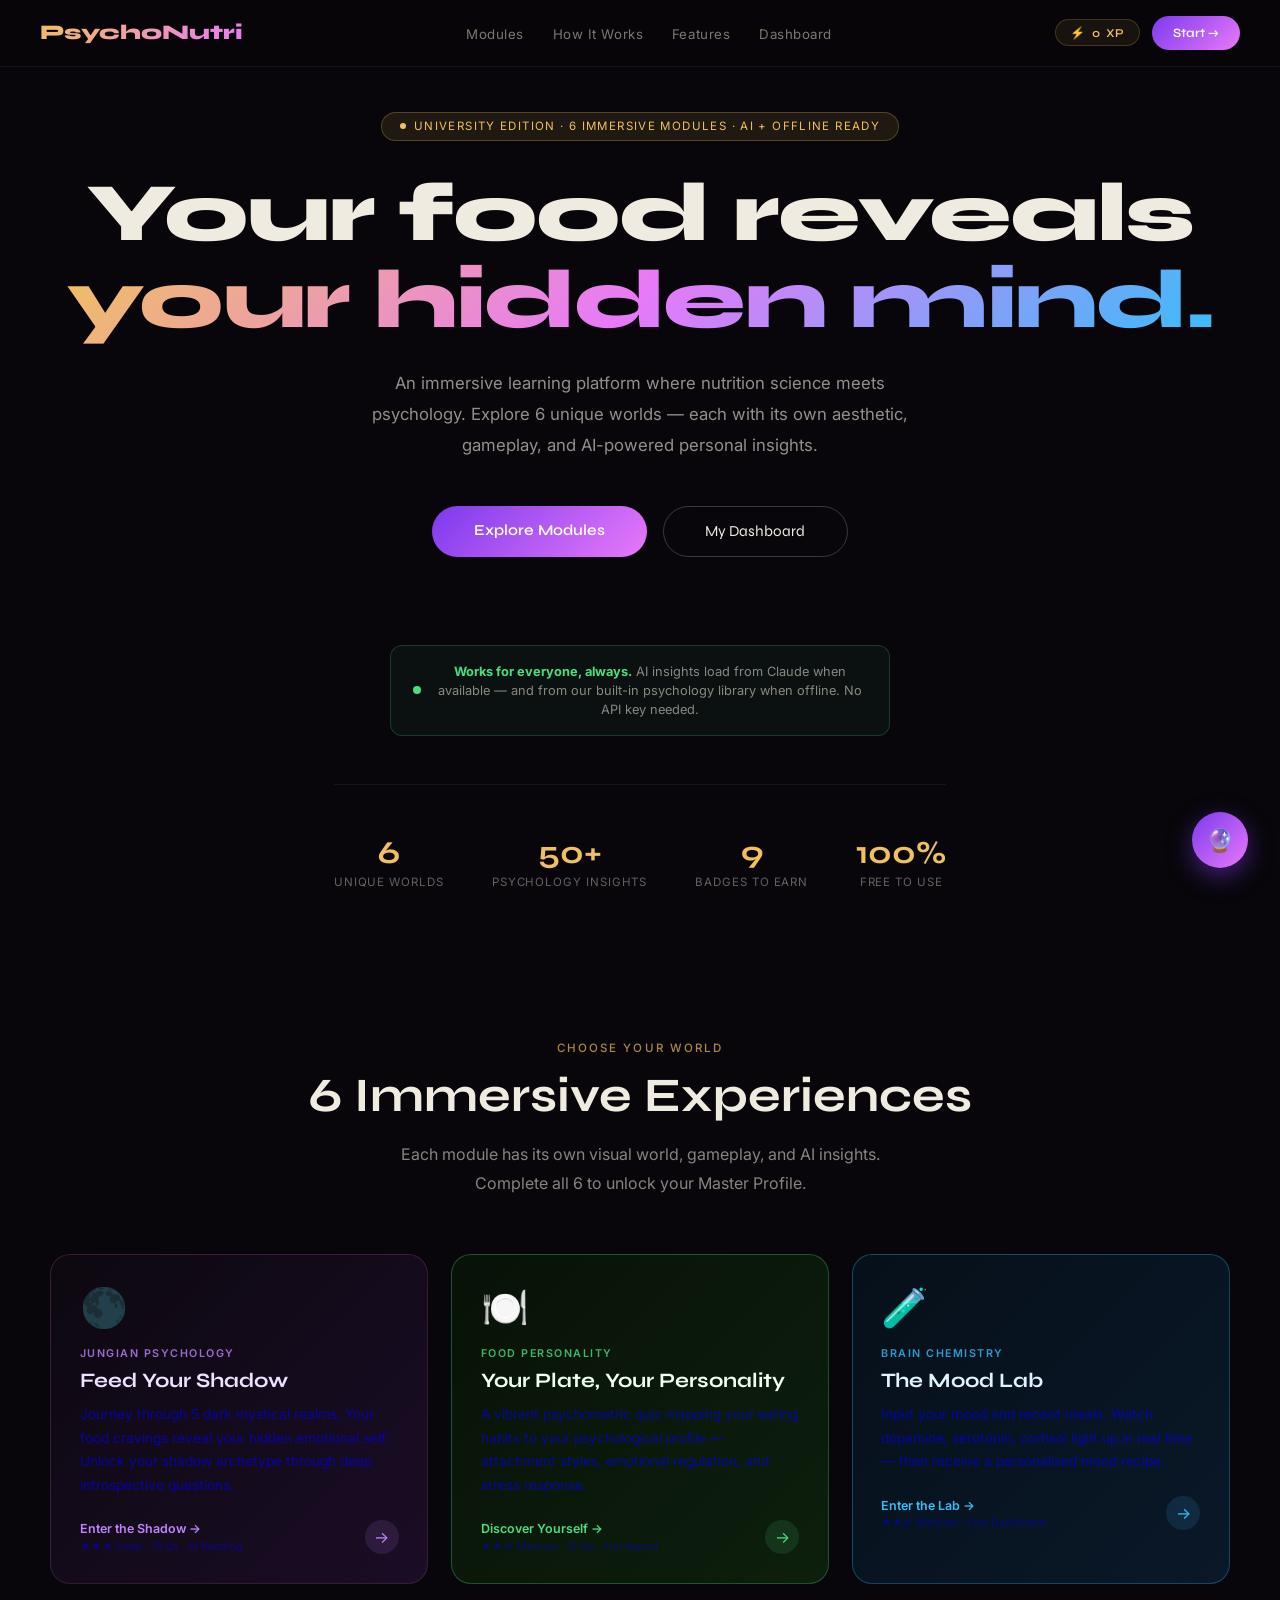
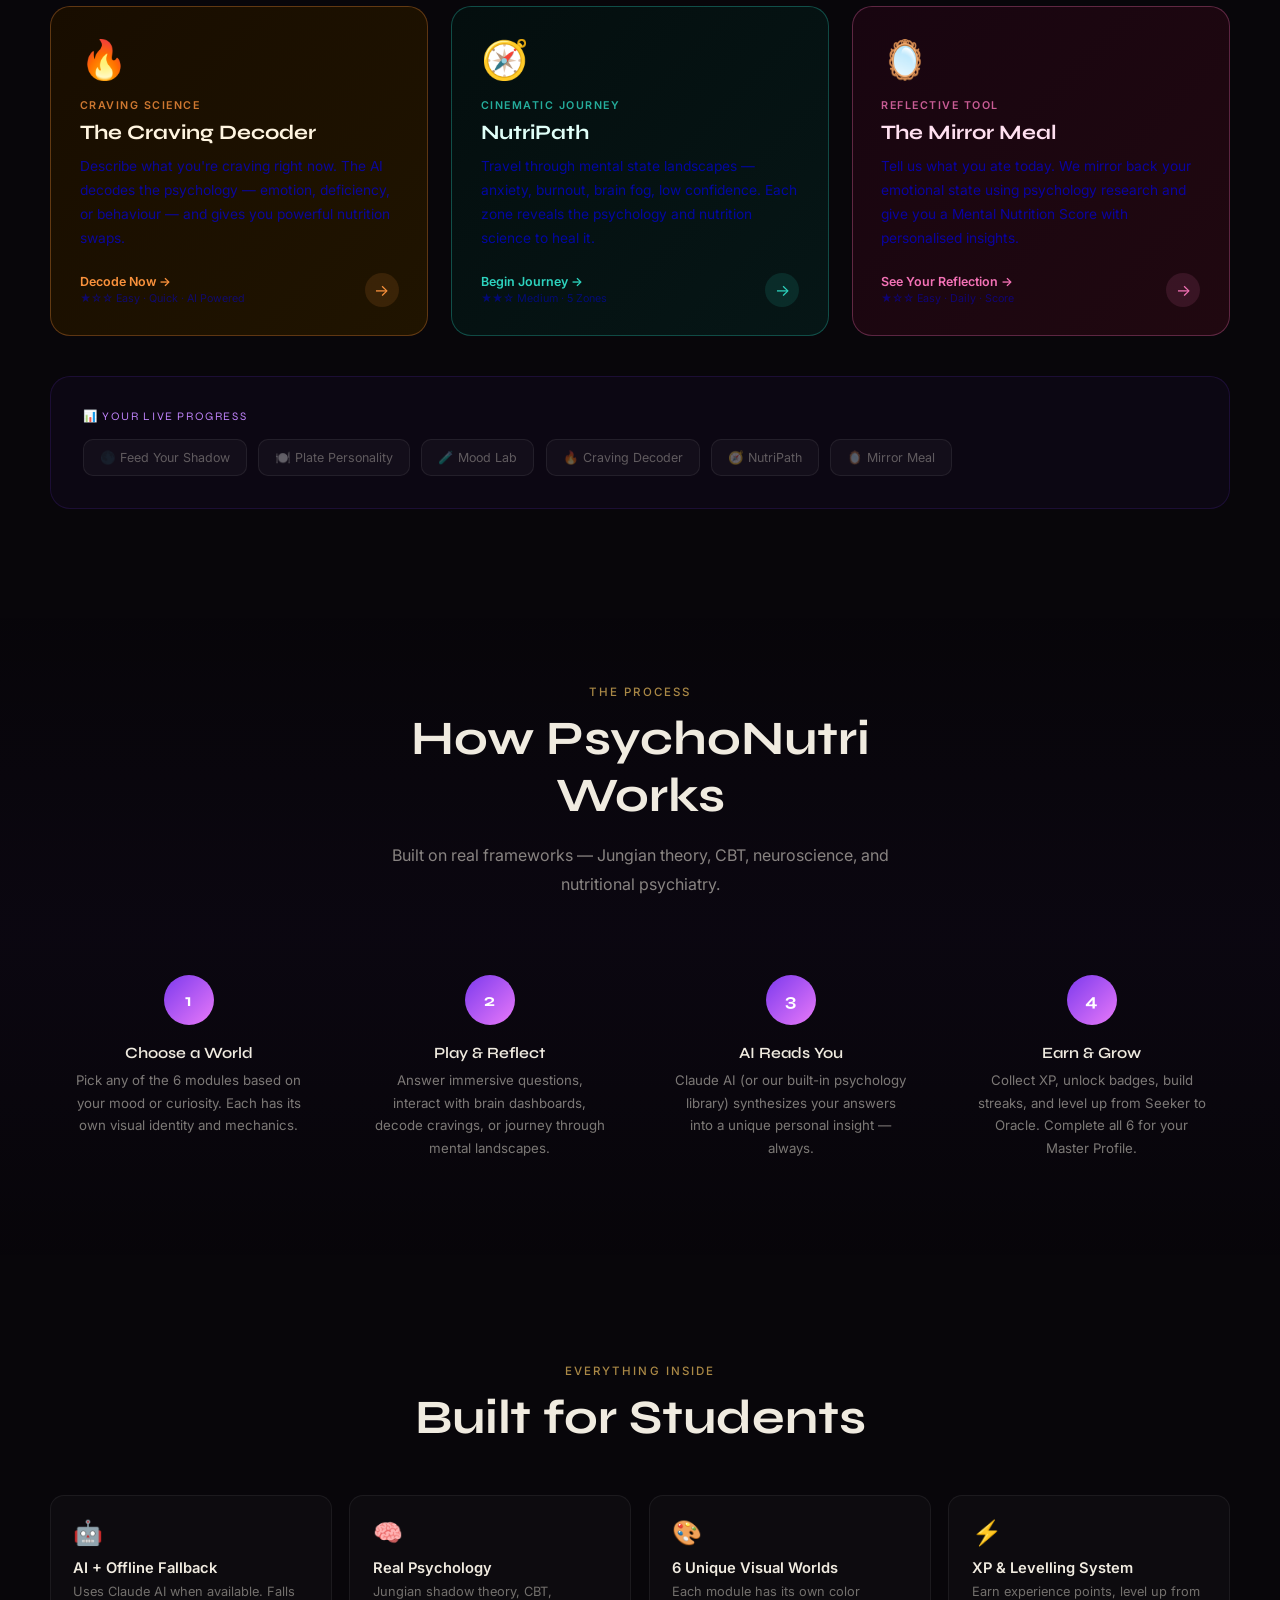
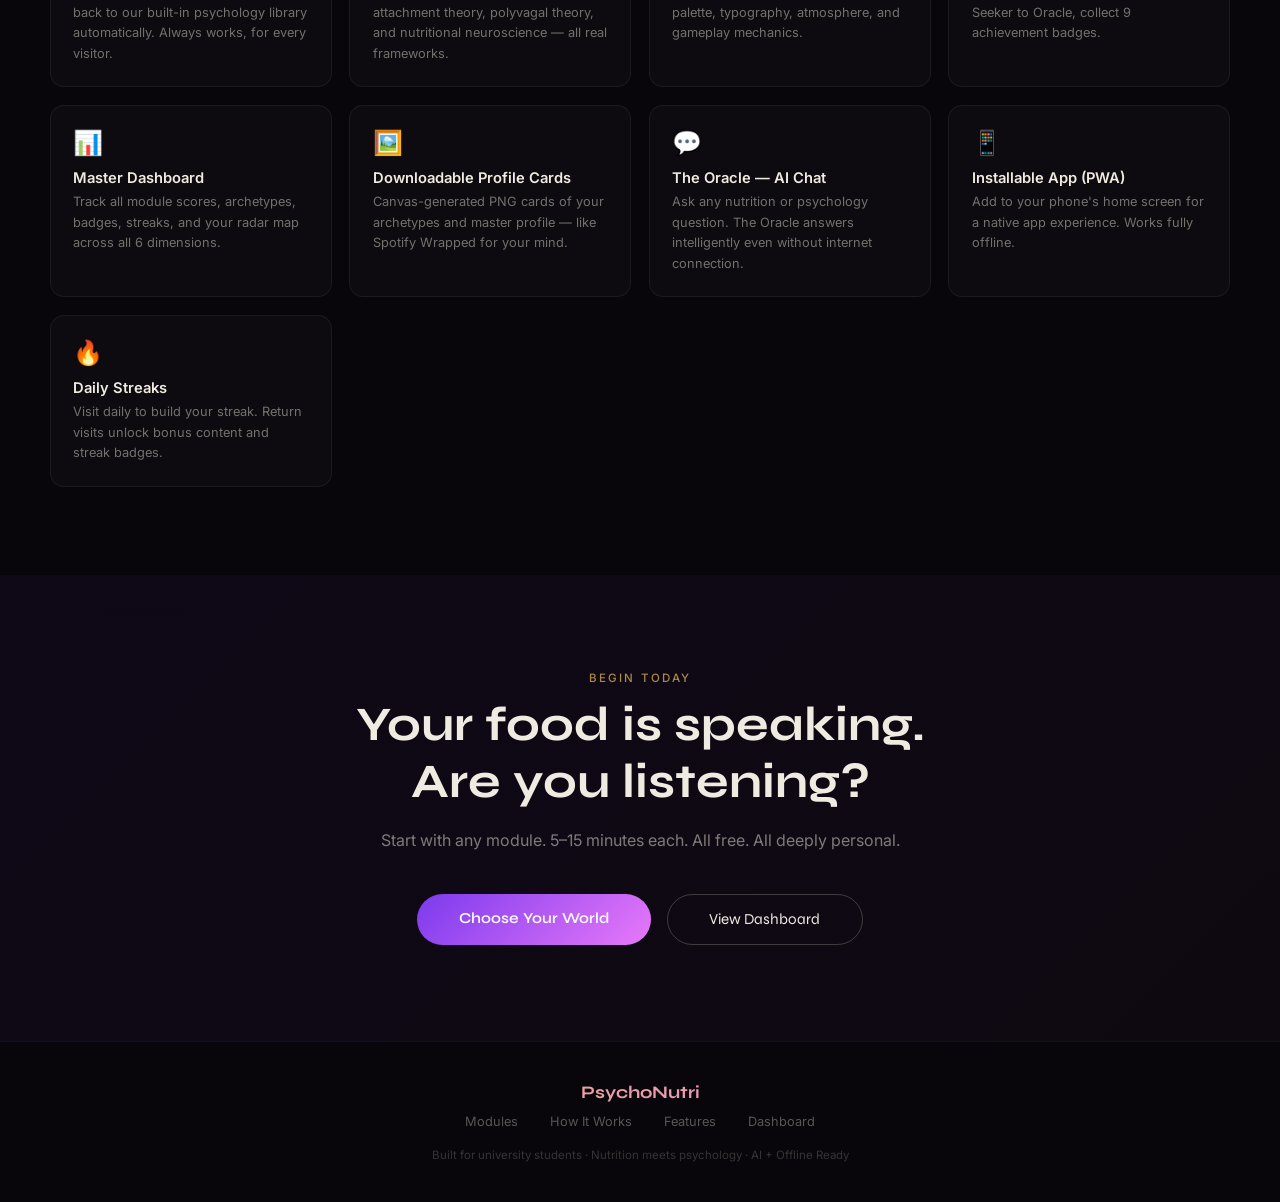
<file: index.html>
<!DOCTYPE html>
<html lang="en">
<head>
<meta charset="UTF-8">
<meta name="viewport" content="width=device-width, initial-scale=1.0">
<meta name="description" content="PsychoNutri — Where nutrition science meets psychology. 6 immersive modules for university students.">
<title>PsychoNutri — Where Mind Meets Meal</title>
<link rel="manifest" href="manifest.json">
<link href="https://fonts.googleapis.com/css2?family=Syne:wght@400;600;700;800&family=Inter:wght@300;400;500;600&family=Crimson+Text:ital,wght@0,400;1,400&display=swap" rel="stylesheet">
<style>
*{box-sizing:border-box;margin:0;padding:0;scroll-behavior:smooth}
body{background:#08060a;color:#f0ebe0;font-family:'Inter',sans-serif;overflow-x:hidden}
#particles{position:fixed;inset:0;z-index:0;pointer-events:none;overflow:hidden}
.pt{position:absolute;border-radius:50%;animation:ptFloat linear infinite;opacity:0}
@keyframes ptFloat{0%{transform:translateY(100vh);opacity:0}10%{opacity:var(--op)}90%{opacity:calc(var(--op)*0.4)}100%{transform:translateY(-5vh) translateX(var(--dx));opacity:0}}
nav{position:fixed;top:0;left:0;right:0;z-index:100;padding:1rem 2.5rem;display:flex;align-items:center;justify-content:space-between;gap:1rem;background:rgba(8,6,10,0.88);backdrop-filter:blur(24px);border-bottom:1px solid rgba(255,255,255,0.05)}
.logo{font-family:'Syne',sans-serif;font-size:1.3rem;font-weight:800;background:linear-gradient(135deg,#f0c060,#e879f9);-webkit-background-clip:text;-webkit-text-fill-color:transparent;text-decoration:none}
.nav-links{display:flex;gap:1.8rem;list-style:none}
.nav-links a{color:rgba(240,235,224,0.5);font-size:0.83rem;letter-spacing:0.04em;transition:color 0.3s;text-decoration:none}
.nav-links a:hover{color:#f0c060}
.xp-pill{display:flex;align-items:center;gap:0.4rem;background:rgba(240,192,96,0.08);border:1px solid rgba(240,192,96,0.2);color:#f0c060;padding:0.35rem 0.9rem;border-radius:50px;font-size:0.75rem;font-weight:600;font-family:'Syne',sans-serif}
.nav-cta{background:linear-gradient(135deg,#7c3aed,#e879f9);color:white;padding:0.55rem 1.3rem;border-radius:50px;font-size:0.8rem;font-weight:600;cursor:pointer;transition:all 0.3s;border:none;font-family:'Syne',sans-serif;text-decoration:none}
.nav-cta:hover{transform:translateY(-2px);box-shadow:0 8px 20px rgba(124,58,237,0.4)}
/* HERO */
#hero{min-height:100vh;display:flex;flex-direction:column;align-items:center;justify-content:center;text-align:center;padding:7rem 2rem 4rem;position:relative;z-index:1}
.hero-badge{display:inline-flex;align-items:center;gap:0.5rem;background:rgba(240,192,96,0.1);border:1px solid rgba(240,192,96,0.25);color:#f0c060;padding:0.4rem 1.1rem;border-radius:50px;font-size:0.72rem;letter-spacing:0.12em;text-transform:uppercase;margin-bottom:1.8rem}
.hero-badge span{width:6px;height:6px;background:#f0c060;border-radius:50%;animation:blink 1.5s ease infinite}
@keyframes blink{0%,100%{opacity:1}50%{opacity:0.2}}
.hero-title{font-family:'Syne',sans-serif;font-size:clamp(2.6rem,7vw,5.2rem);font-weight:800;line-height:1.05;margin-bottom:1.5rem;letter-spacing:-0.02em}
.t1{color:#f0ebe0}
.t2{background:linear-gradient(135deg,#f0c060,#e879f9,#38bdf8);-webkit-background-clip:text;-webkit-text-fill-color:transparent;background-clip:text}
.hero-sub{max-width:540px;font-size:1.05rem;line-height:1.85;color:rgba(240,235,224,0.6);margin-bottom:2.8rem}
.hero-btns{display:flex;gap:1rem;flex-wrap:wrap;justify-content:center;margin-bottom:4rem}
.btn-primary{background:linear-gradient(135deg,#7c3aed,#e879f9);color:white;border:none;padding:0.95rem 2.6rem;border-radius:50px;font-size:0.95rem;cursor:pointer;font-family:'Syne',sans-serif;font-weight:600;transition:all 0.3s;text-decoration:none;display:inline-block}
.btn-primary:hover{transform:translateY(-3px);box-shadow:0 12px 30px rgba(124,58,237,0.4)}
.btn-outline{background:transparent;color:#f0ebe0;border:1px solid rgba(240,235,224,0.22);padding:0.95rem 2.6rem;border-radius:50px;font-size:0.95rem;cursor:pointer;font-family:'Syne',sans-serif;transition:all 0.3s;text-decoration:none;display:inline-block}
.btn-outline:hover{border-color:rgba(240,235,224,0.5);background:rgba(240,235,224,0.04)}
.stats-bar{display:flex;gap:3rem;justify-content:center;flex-wrap:wrap;padding-top:3rem;border-top:1px solid rgba(255,255,255,0.06)}
.stat-num{font-family:'Syne',sans-serif;font-size:2rem;font-weight:700;color:#f0c060}
.stat-lbl{font-size:0.72rem;color:rgba(240,235,224,0.4);letter-spacing:0.08em;text-transform:uppercase;margin-top:0.2rem}
/* SECTIONS */
.section{padding:5.5rem 2rem;position:relative;z-index:1}
.section-inner{max-width:1180px;margin:0 auto}
.section-label{font-size:0.72rem;letter-spacing:0.18em;text-transform:uppercase;color:rgba(240,192,96,0.7);margin-bottom:0.7rem;font-weight:500;display:block}
.section-title{font-family:'Syne',sans-serif;font-size:clamp(1.8rem,4vw,3rem);font-weight:700;line-height:1.2;margin-bottom:1rem}
.section-sub{font-size:1rem;color:rgba(240,235,224,0.55);line-height:1.8;max-width:540px}
/* MODULE CARDS */
.modules-grid{display:grid;grid-template-columns:repeat(auto-fit,minmax(330px,1fr));gap:1.4rem}
.mcard{border-radius:20px;padding:1.8rem;cursor:pointer;transition:all 0.4s;position:relative;overflow:hidden;text-decoration:none;display:block;border:1px solid transparent}
.mcard:hover{transform:translateY(-6px)}
.mcard-icon{font-size:2.4rem;margin-bottom:1rem;display:block}
.mcard-tag{font-size:0.67rem;letter-spacing:0.14em;text-transform:uppercase;font-weight:600;margin-bottom:0.5rem;opacity:0.8}
.mcard-title{font-family:'Syne',sans-serif;font-size:1.28rem;font-weight:700;margin-bottom:0.55rem;line-height:1.3}
.mcard-desc{font-size:0.86rem;line-height:1.72;opacity:0.65;margin-bottom:1.4rem}
.mcard-footer{display:flex;align-items:center;justify-content:space-between}
.mcard-cta{font-size:0.78rem;font-weight:600}
.mcard-diff{font-size:0.67rem;opacity:0.45;margin-top:0.2rem}
.mcard-arrow{width:34px;height:34px;border-radius:50%;display:flex;align-items:center;justify-content:center;font-size:1rem;transition:transform 0.3s}
.mcard:hover .mcard-arrow{transform:translateX(4px)}
.m-shadow{background:linear-gradient(135deg,#0d0810,#1a0d26);border-color:rgba(139,74,110,0.3)}.m-shadow .mcard-tag,.m-shadow .mcard-cta{color:#c084fc}.m-shadow .mcard-title{color:#f0e0ff}.m-shadow .mcard-arrow{background:rgba(192,132,252,0.12);color:#c084fc}
.m-plate{background:linear-gradient(135deg,#081208,#0d1f0d);border-color:rgba(74,222,128,0.3)}.m-plate .mcard-tag,.m-plate .mcard-cta{color:#4ade80}.m-plate .mcard-title{color:#f0fff0}.m-plate .mcard-arrow{background:rgba(74,222,128,0.12);color:#4ade80}
.m-mood{background:linear-gradient(135deg,#06101a,#0a1828);border-color:rgba(56,189,248,0.3)}.m-mood .mcard-tag,.m-mood .mcard-cta{color:#38bdf8}.m-mood .mcard-title{color:#e0f4ff}.m-mood .mcard-arrow{background:rgba(56,189,248,0.12);color:#38bdf8}
.m-craving{background:linear-gradient(135deg,#180d00,#201400);border-color:rgba(251,146,60,0.3)}.m-craving .mcard-tag,.m-craving .mcard-cta{color:#fb923c}.m-craving .mcard-title{color:#fff5e0}.m-craving .mcard-arrow{background:rgba(251,146,60,0.12);color:#fb923c}
.m-path{background:linear-gradient(135deg,#040e0e,#061616);border-color:rgba(45,212,191,0.3)}.m-path .mcard-tag,.m-path .mcard-cta{color:#2dd4bf}.m-path .mcard-title{color:#e0fff8}.m-path .mcard-arrow{background:rgba(45,212,191,0.12);color:#2dd4bf}
.m-mirror{background:linear-gradient(135deg,#180510,#200810);border-color:rgba(244,114,182,0.3)}.m-mirror .mcard-tag,.m-mirror .mcard-cta{color:#f472b6}.m-mirror .mcard-title{color:#ffe0f0}.m-mirror .mcard-arrow{background:rgba(244,114,182,0.12);color:#f472b6}
/* PROGRESS PREVIEW */
.progress-preview{background:rgba(124,58,237,0.04);border:1px solid rgba(124,58,237,0.15);border-radius:20px;padding:2rem;margin-top:2.5rem}
.pp-title{font-family:'Syne',sans-serif;font-size:0.72rem;letter-spacing:0.14em;text-transform:uppercase;color:#c084fc;margin-bottom:1rem}
.pp-modules{display:flex;gap:0.7rem;flex-wrap:wrap}
.pp-mod{background:rgba(255,255,255,0.03);border:1px solid rgba(255,255,255,0.07);border-radius:10px;padding:0.6rem 1rem;font-size:0.78rem;display:flex;align-items:center;gap:0.4rem;transition:all 0.3s}
.pp-mod.done{border-color:rgba(240,192,96,0.3);color:#f0c060}
.pp-mod.pending{color:rgba(240,235,224,0.35)}
/* HOW */
.how-grid{display:grid;grid-template-columns:repeat(auto-fit,minmax(200px,1fr));gap:1.5rem;margin-top:3rem}
.how-step{text-align:center;padding:1.8rem 1.4rem}
.how-num{width:50px;height:50px;border-radius:50%;background:linear-gradient(135deg,#7c3aed,#e879f9);display:flex;align-items:center;justify-content:center;font-family:'Syne',sans-serif;font-weight:700;font-size:1.1rem;margin:0 auto 1.1rem;color:white}
.how-title{font-family:'Syne',sans-serif;font-size:0.98rem;font-weight:600;margin-bottom:0.45rem}
.how-desc{font-size:0.83rem;color:rgba(240,235,224,0.5);line-height:1.7}
/* FEATURES */
.feat-grid{display:grid;grid-template-columns:repeat(auto-fit,minmax(250px,1fr));gap:1.1rem;margin-top:3rem}
.feat{background:rgba(255,255,255,0.025);border:1px solid rgba(255,255,255,0.06);border-radius:14px;padding:1.4rem;transition:all 0.3s}
.feat:hover{background:rgba(255,255,255,0.04);border-color:rgba(240,192,96,0.18)}
.feat-icon{font-size:1.5rem;margin-bottom:0.7rem}
.feat-title{font-size:0.92rem;font-weight:600;margin-bottom:0.35rem}
.feat-desc{font-size:0.8rem;color:rgba(240,235,224,0.45);line-height:1.6}
/* FALLBACK BADGE */
.fallback-banner{background:rgba(74,222,128,0.05);border:1px solid rgba(74,222,128,0.2);border-radius:12px;padding:1rem 1.4rem;display:flex;align-items:center;gap:0.8rem;margin-top:1.5rem;max-width:500px;margin-left:auto;margin-right:auto}
.fallback-dot{width:8px;height:8px;border-radius:50%;background:#4ade80;flex-shrink:0;animation:blink 2s ease infinite}
.fallback-text{font-size:0.8rem;color:rgba(240,235,224,0.55);line-height:1.5}
.fallback-text strong{color:#4ade80}
/* CTA */
#cta{text-align:center;padding:6rem 2rem;background:linear-gradient(135deg,rgba(124,58,237,0.06),rgba(232,121,249,0.03));position:relative;z-index:1}
.cta-title{font-family:'Syne',sans-serif;font-size:clamp(1.8rem,4vw,3rem);font-weight:700;margin-bottom:1rem}
/* FOOTER */
footer{padding:2.5rem 2rem;border-top:1px solid rgba(255,255,255,0.05);text-align:center;position:relative;z-index:1}
.footer-logo{font-family:'Syne',sans-serif;font-size:1.1rem;font-weight:700;background:linear-gradient(135deg,#f0c060,#e879f9);-webkit-background-clip:text;-webkit-text-fill-color:transparent;margin-bottom:0.7rem}
.footer-links{display:flex;gap:2rem;justify-content:center;flex-wrap:wrap;margin-bottom:1.2rem}
.footer-links a{color:rgba(240,235,224,0.35);font-size:0.8rem;transition:color 0.3s;text-decoration:none}
.footer-links a:hover{color:#f0c060}
.footer-copy{font-size:0.72rem;color:rgba(240,235,224,0.2)}
/* REVEAL */
.reveal{opacity:0;transform:translateY(28px);transition:opacity 0.7s ease,transform 0.7s ease}
.reveal.visible{opacity:1;transform:none}
/* ORACLE */
.oracle-fab{position:fixed;bottom:2rem;right:2rem;z-index:500;width:56px;height:56px;border-radius:50%;background:linear-gradient(135deg,#7c3aed,#e879f9);border:none;cursor:pointer;font-size:1.4rem;box-shadow:0 8px 25px rgba(124,58,237,0.5);transition:all 0.3s;display:flex;align-items:center;justify-content:center}
.oracle-fab:hover{transform:scale(1.1) translateY(-2px)}
.oracle-panel{position:fixed;bottom:5.5rem;right:2rem;z-index:500;width:340px;max-height:460px;background:#12101a;border:1px solid rgba(124,58,237,0.3);border-radius:20px;display:none;flex-direction:column;box-shadow:0 20px 60px rgba(0,0,0,0.6);overflow:hidden}
.oracle-panel.open{display:flex}
.oracle-header{padding:1rem 1.2rem;background:linear-gradient(135deg,rgba(124,58,237,0.15),rgba(232,121,249,0.08));border-bottom:1px solid rgba(255,255,255,0.06);display:flex;align-items:center;justify-content:space-between}
.oracle-header-title{font-family:'Syne',sans-serif;font-size:0.88rem;font-weight:600;color:#c084fc}
.oracle-close{color:rgba(240,235,224,0.4);cursor:pointer;font-size:1.1rem;transition:color 0.2s;background:none;border:none;color:rgba(240,235,224,0.4)}
.oracle-close:hover{color:#f0ebe0}
.oracle-msgs{flex:1;overflow-y:auto;padding:1rem;display:flex;flex-direction:column;gap:0.8rem}
.oracle-msg{max-width:85%;padding:0.75rem 1rem;border-radius:12px;font-size:0.88rem;line-height:1.65}
.oracle-msg.user{background:rgba(124,58,237,0.15);border:1px solid rgba(124,58,237,0.25);color:#e0d0ff;align-self:flex-end;border-radius:12px 12px 2px 12px}
.oracle-msg.ai{background:rgba(255,255,255,0.04);border:1px solid rgba(255,255,255,0.08);color:#f0ebe0;align-self:flex-start;border-radius:12px 12px 12px 2px;font-style:italic}
.oracle-input-row{padding:0.8rem;border-top:1px solid rgba(255,255,255,0.06);display:flex;gap:0.5rem}
.oracle-input{flex:1;background:rgba(255,255,255,0.04);border:1px solid rgba(255,255,255,0.1);color:#f0ebe0;padding:0.6rem 0.9rem;border-radius:20px;font-family:'Inter',sans-serif;font-size:0.85rem;outline:none}
.oracle-input:focus{border-color:rgba(124,58,237,0.4)}
.oracle-send{background:linear-gradient(135deg,#7c3aed,#e879f9);border:none;color:white;width:34px;height:34px;border-radius:50%;cursor:pointer;font-size:0.9rem;transition:transform 0.2s;display:flex;align-items:center;justify-content:center}
.oracle-send:hover{transform:scale(1.1)}
.spin{animation:pulse 1.5s ease infinite;display:inline-block}
@keyframes pulse{0%,100%{opacity:.3}50%{opacity:1}}
@media(max-width:768px){nav{padding:0.9rem 1.2rem}.nav-links{display:none}.modules-grid{grid-template-columns:1fr}.oracle-panel{width:calc(100vw - 2rem);right:1rem}}
</style>
</head>
<body>
<div id="particles"></div>

<nav>
  <a href="index.html" class="logo">PsychoNutri</a>
  <ul class="nav-links">
    <li><a href="#modules">Modules</a></li>
    <li><a href="#how">How It Works</a></li>
    <li><a href="#features">Features</a></li>
    <li><a href="pages/dashboard.html">Dashboard</a></li>
  </ul>
  <div style="display:flex;align-items:center;gap:0.8rem">
    <div class="xp-pill">⚡ <span id="nav-xp">0</span> XP</div>
    <a href="#modules" class="nav-cta">Start →</a>
  </div>
</nav>

<section id="hero">
  <div class="hero-badge reveal"><span></span> University Edition · 6 Immersive Modules · AI + Offline Ready</div>
  <h1 class="hero-title reveal">
    <div class="t1">Your food reveals</div>
    <div class="t2">your hidden mind.</div>
  </h1>
  <p class="hero-sub reveal">An immersive learning platform where nutrition science meets psychology. Explore 6 unique worlds — each with its own aesthetic, gameplay, and AI-powered personal insights.</p>
  <div class="hero-btns reveal">
    <a href="#modules" class="btn-primary">Explore Modules</a>
    <a href="pages/dashboard.html" class="btn-outline">My Dashboard</a>
  </div>
  <div class="fallback-banner reveal">
    <div class="fallback-dot"></div>
    <div class="fallback-text"><strong>Works for everyone, always.</strong> AI insights load from Claude when available — and from our built-in psychology library when offline. No API key needed.</div>
  </div>
  <div class="stats-bar reveal" style="margin-top:3rem">
    <div class="stat"><div class="stat-num">6</div><div class="stat-lbl">Unique Worlds</div></div>
    <div class="stat"><div class="stat-num">50+</div><div class="stat-lbl">Psychology Insights</div></div>
    <div class="stat"><div class="stat-num">9</div><div class="stat-lbl">Badges to Earn</div></div>
    <div class="stat"><div class="stat-num">100%</div><div class="stat-lbl">Free to Use</div></div>
  </div>
</section>

<section class="section" id="modules">
  <div class="section-inner">
    <div style="text-align:center;margin-bottom:3.5rem" class="reveal">
      <span class="section-label">Choose Your World</span>
      <h2 class="section-title">6 Immersive Experiences</h2>
      <p class="section-sub" style="margin:0 auto">Each module has its own visual world, gameplay, and AI insights. Complete all 6 to unlock your Master Profile.</p>
    </div>
    <div class="modules-grid">
      <a href="pages/shadow.html" class="mcard m-shadow reveal"><span class="mcard-icon">🌑</span><div class="mcard-tag">Jungian Psychology</div><div class="mcard-title">Feed Your Shadow</div><div class="mcard-desc">Journey through 5 dark mystical realms. Your food cravings reveal your hidden emotional self. Unlock your shadow archetype through deep introspective questions.</div><div class="mcard-footer"><div><div class="mcard-cta">Enter the Shadow →</div><div class="mcard-diff">★★★ Deep · 15 Qs · AI Reading</div></div><div class="mcard-arrow">→</div></div></a>
      <a href="pages/plate.html" class="mcard m-plate reveal"><span class="mcard-icon">🍽️</span><div class="mcard-tag">Food Personality</div><div class="mcard-title">Your Plate, Your Personality</div><div class="mcard-desc">A vibrant psychometric quiz mapping your eating habits to your psychological profile — attachment styles, emotional regulation, and stress response.</div><div class="mcard-footer"><div><div class="mcard-cta">Discover Yourself →</div><div class="mcard-diff">★★☆ Medium · 12 Qs · Full Report</div></div><div class="mcard-arrow">→</div></div></a>
      <a href="pages/moodlab.html" class="mcard m-mood reveal"><span class="mcard-icon">🧪</span><div class="mcard-tag">Brain Chemistry</div><div class="mcard-title">The Mood Lab</div><div class="mcard-desc">Input your mood and recent meals. Watch dopamine, serotonin, cortisol light up in real time — then receive a personalised mood recipe.</div><div class="mcard-footer"><div><div class="mcard-cta">Enter the Lab →</div><div class="mcard-diff">★★☆ Medium · Live Dashboard</div></div><div class="mcard-arrow">→</div></div></a>
      <a href="pages/craving.html" class="mcard m-craving reveal"><span class="mcard-icon">🔥</span><div class="mcard-tag">Craving Science</div><div class="mcard-title">The Craving Decoder</div><div class="mcard-desc">Describe what you're craving right now. The AI decodes the psychology — emotion, deficiency, or behaviour — and gives you powerful nutrition swaps.</div><div class="mcard-footer"><div><div class="mcard-cta">Decode Now →</div><div class="mcard-diff">★☆☆ Easy · Quick · AI Powered</div></div><div class="mcard-arrow">→</div></div></a>
      <a href="pages/nutripath.html" class="mcard m-path reveal"><span class="mcard-icon">🧭</span><div class="mcard-tag">Cinematic Journey</div><div class="mcard-title">NutriPath</div><div class="mcard-desc">Travel through mental state landscapes — anxiety, burnout, brain fog, low confidence. Each zone reveals the psychology and nutrition science to heal it.</div><div class="mcard-footer"><div><div class="mcard-cta">Begin Journey →</div><div class="mcard-diff">★★☆ Medium · 5 Zones</div></div><div class="mcard-arrow">→</div></div></a>
      <a href="pages/mirror.html" class="mcard m-mirror reveal"><span class="mcard-icon">🪞</span><div class="mcard-tag">Reflective Tool</div><div class="mcard-title">The Mirror Meal</div><div class="mcard-desc">Tell us what you ate today. We mirror back your emotional state using psychology research and give you a Mental Nutrition Score with personalised insights.</div><div class="mcard-footer"><div><div class="mcard-cta">See Your Reflection →</div><div class="mcard-diff">★☆☆ Easy · Daily · Score</div></div><div class="mcard-arrow">→</div></div></a>
    </div>
    <div class="progress-preview reveal" id="progressPreview">
      <div class="pp-title">📊 Your Live Progress</div>
      <div class="pp-modules" id="ppModules"></div>
    </div>
  </div>
</section>

<section class="section" id="how" style="background:linear-gradient(180deg,transparent,rgba(124,58,237,0.03),transparent)">
  <div class="section-inner">
    <div style="text-align:center;max-width:560px;margin:0 auto" class="reveal">
      <span class="section-label">The Process</span>
      <h2 class="section-title">How PsychoNutri Works</h2>
      <p class="section-sub" style="margin:0 auto">Built on real frameworks — Jungian theory, CBT, neuroscience, and nutritional psychiatry.</p>
    </div>
    <div class="how-grid">
      <div class="how-step reveal"><div class="how-num">1</div><div class="how-title">Choose a World</div><div class="how-desc">Pick any of the 6 modules based on your mood or curiosity. Each has its own visual identity and mechanics.</div></div>
      <div class="how-step reveal"><div class="how-num">2</div><div class="how-title">Play & Reflect</div><div class="how-desc">Answer immersive questions, interact with brain dashboards, decode cravings, or journey through mental landscapes.</div></div>
      <div class="how-step reveal"><div class="how-num">3</div><div class="how-title">AI Reads You</div><div class="how-desc">Claude AI (or our built-in psychology library) synthesizes your answers into a unique personal insight — always.</div></div>
      <div class="how-step reveal"><div class="how-num">4</div><div class="how-title">Earn & Grow</div><div class="how-desc">Collect XP, unlock badges, build streaks, and level up from Seeker to Oracle. Complete all 6 for your Master Profile.</div></div>
    </div>
  </div>
</section>

<section class="section" id="features">
  <div class="section-inner">
    <div style="text-align:center;max-width:560px;margin:0 auto;margin-bottom:0" class="reveal">
      <span class="section-label">Everything Inside</span>
      <h2 class="section-title">Built for Students</h2>
    </div>
    <div class="feat-grid">
      <div class="feat reveal"><div class="feat-icon">🤖</div><div class="feat-title">AI + Offline Fallback</div><div class="feat-desc">Uses Claude AI when available. Falls back to our built-in psychology library automatically. Always works, for every visitor.</div></div>
      <div class="feat reveal"><div class="feat-icon">🧠</div><div class="feat-title">Real Psychology</div><div class="feat-desc">Jungian shadow theory, CBT, attachment theory, polyvagal theory, and nutritional neuroscience — all real frameworks.</div></div>
      <div class="feat reveal"><div class="feat-icon">🎨</div><div class="feat-title">6 Unique Visual Worlds</div><div class="feat-desc">Each module has its own color palette, typography, atmosphere, and gameplay mechanics.</div></div>
      <div class="feat reveal"><div class="feat-icon">⚡</div><div class="feat-title">XP & Levelling System</div><div class="feat-desc">Earn experience points, level up from Seeker to Oracle, collect 9 achievement badges.</div></div>
      <div class="feat reveal"><div class="feat-icon">📊</div><div class="feat-title">Master Dashboard</div><div class="feat-desc">Track all module scores, archetypes, badges, streaks, and your radar map across all 6 dimensions.</div></div>
      <div class="feat reveal"><div class="feat-icon">🖼️</div><div class="feat-title">Downloadable Profile Cards</div><div class="feat-desc">Canvas-generated PNG cards of your archetypes and master profile — like Spotify Wrapped for your mind.</div></div>
      <div class="feat reveal"><div class="feat-icon">💬</div><div class="feat-title">The Oracle — AI Chat</div><div class="feat-desc">Ask any nutrition or psychology question. The Oracle answers intelligently even without internet connection.</div></div>
      <div class="feat reveal"><div class="feat-icon">📱</div><div class="feat-title">Installable App (PWA)</div><div class="feat-desc">Add to your phone's home screen for a native app experience. Works fully offline.</div></div>
      <div class="feat reveal"><div class="feat-icon">🔥</div><div class="feat-title">Daily Streaks</div><div class="feat-desc">Visit daily to build your streak. Return visits unlock bonus content and streak badges.</div></div>
    </div>
  </div>
</section>

<section id="cta">
  <div class="reveal">
    <span class="section-label" style="display:block;margin-bottom:0.7rem">Begin Today</span>
    <h2 class="cta-title">Your food is speaking.<br>Are you listening?</h2>
    <p style="color:rgba(240,235,224,0.5);font-size:1rem;margin-bottom:2.5rem;line-height:1.75">Start with any module. 5–15 minutes each. All free. All deeply personal.</p>
    <div style="display:flex;gap:1rem;justify-content:center;flex-wrap:wrap">
      <a href="#modules" class="btn-primary">Choose Your World</a>
      <a href="pages/dashboard.html" class="btn-outline">View Dashboard</a>
    </div>
  </div>
</section>

<footer>
  <div class="footer-logo">PsychoNutri</div>
  <div class="footer-links">
    <a href="#modules">Modules</a><a href="#how">How It Works</a>
    <a href="#features">Features</a><a href="pages/dashboard.html">Dashboard</a>
  </div>
  <div class="footer-copy">Built for university students · Nutrition meets psychology · AI + Offline Ready</div>
</footer>

<!-- ORACLE CHAT -->
<button class="oracle-fab" onclick="toggleOracle()" title="Ask The Oracle">🔮</button>
<div class="oracle-panel" id="oraclePanel">
  <div class="oracle-header">
    <div class="oracle-header-title">🔮 The Oracle — Ask Anything</div>
    <button class="oracle-close" onclick="toggleOracle()">✕</button>
  </div>
  <div class="oracle-msgs" id="oracleMsgs">
    <div class="oracle-msg ai">Welcome. I am the Oracle of PsychoNutri. Ask me anything about nutrition, psychology, cravings, or your mind-food connection. I answer even without internet.</div>
  </div>
  <div class="oracle-input-row">
    <input class="oracle-input" id="oracleInput" placeholder="Ask the oracle..." onkeydown="if(event.key==='Enter')sendOracle()">
    <button class="oracle-send" onclick="sendOracle()">→</button>
  </div>
</div>

<script src="js/fallback.js"></script>
<script>
// PARTICLES
function mkParticles(){
  const c=document.getElementById('particles');
  const colors=['#f0c060','#c084fc','#38bdf8','#4ade80','#f472b6','#fb923c'];
  for(let i=0;i<28;i++){
    const p=document.createElement('div');p.className='pt';
    const sz=Math.random()*4+1,col=colors[Math.floor(Math.random()*colors.length)];
    p.style.cssText=`width:${sz}px;height:${sz}px;background:${col};left:${Math.random()*100}%;bottom:0;--op:${Math.random()*0.2+0.05};--dx:${(Math.random()-.5)*100}px;animation-duration:${10+Math.random()*14}s;animation-delay:${Math.random()*15}s`;
    c.appendChild(p);
  }
}

// SCROLL REVEAL
function initReveal(){
  const obs=new IntersectionObserver(entries=>{
    entries.forEach(e=>{if(e.isIntersecting)e.target.classList.add('visible');});
  },{threshold:0.1});
  document.querySelectorAll('.reveal').forEach(el=>obs.observe(el));
}

// SIMPLE LOCAL PROFILE
function getProfile(){try{return JSON.parse(localStorage.getItem('pn_profile'))||{xp:0,completedModules:[]};}catch{return{xp:0,completedModules:[]};}}

// NAV XP
function updateNavXP(){const p=getProfile();const el=document.getElementById('nav-xp');if(el)el.textContent=p.xp;}

// PROGRESS PREVIEW
function renderProgressPreview(){
  const p=getProfile();
  const modules=[
    {id:'shadow',icon:'🌑',name:'Feed Your Shadow'},
    {id:'plate',icon:'🍽️',name:'Plate Personality'},
    {id:'moodlab',icon:'🧪',name:'Mood Lab'},
    {id:'craving',icon:'🔥',name:'Craving Decoder'},
    {id:'nutripath',icon:'🧭',name:'NutriPath'},
    {id:'mirror',icon:'🪞',name:'Mirror Meal'},
  ];
  const container=document.getElementById('ppModules');
  if(!container)return;
  container.innerHTML=modules.map(m=>{
    const done=p.completedModules.includes(m.id);
    return `<div class="pp-mod ${done?'done':'pending'}">${m.icon} ${m.name}${done?' ✓':''}</div>`;
  }).join('');
}

// ORACLE — uses smartAI with FALLBACK.oracle
function toggleOracle(){document.getElementById('oraclePanel').classList.toggle('open');}

async function sendOracle(){
  const input=document.getElementById('oracleInput');
  const msg=input.value.trim();if(!msg)return;
  input.value='';
  const msgs=document.getElementById('oracleMsgs');
  const u=document.createElement('div');u.className='oracle-msg user';u.textContent=msg;msgs.appendChild(u);
  const a=document.createElement('div');a.className='oracle-msg ai';a.innerHTML='<span class="spin">thinking...</span>';msgs.appendChild(a);
  msgs.scrollTop=msgs.scrollHeight;

  // ── SMART AI with automatic fallback ──
  const prompt=`You are the Oracle of PsychoNutri — a wise AI that answers questions about nutrition science, psychology, food-mind connections, emotional eating, brain chemistry, and Jungian psychology. Speaking to university students. Be insightful, warm, and concise. Under 80 words. No bullet points.`;
  const text=await smartAI(
    prompt+'\n\nStudent asks: '+msg,
    ()=>FALLBACK.oracle.getResponse(msg)
  );
  a.textContent=text;
  msgs.scrollTop=msgs.scrollHeight;
}

mkParticles();
initReveal();
updateNavXP();
renderProgressPreview();
</script>
</body>
</html>
</file>
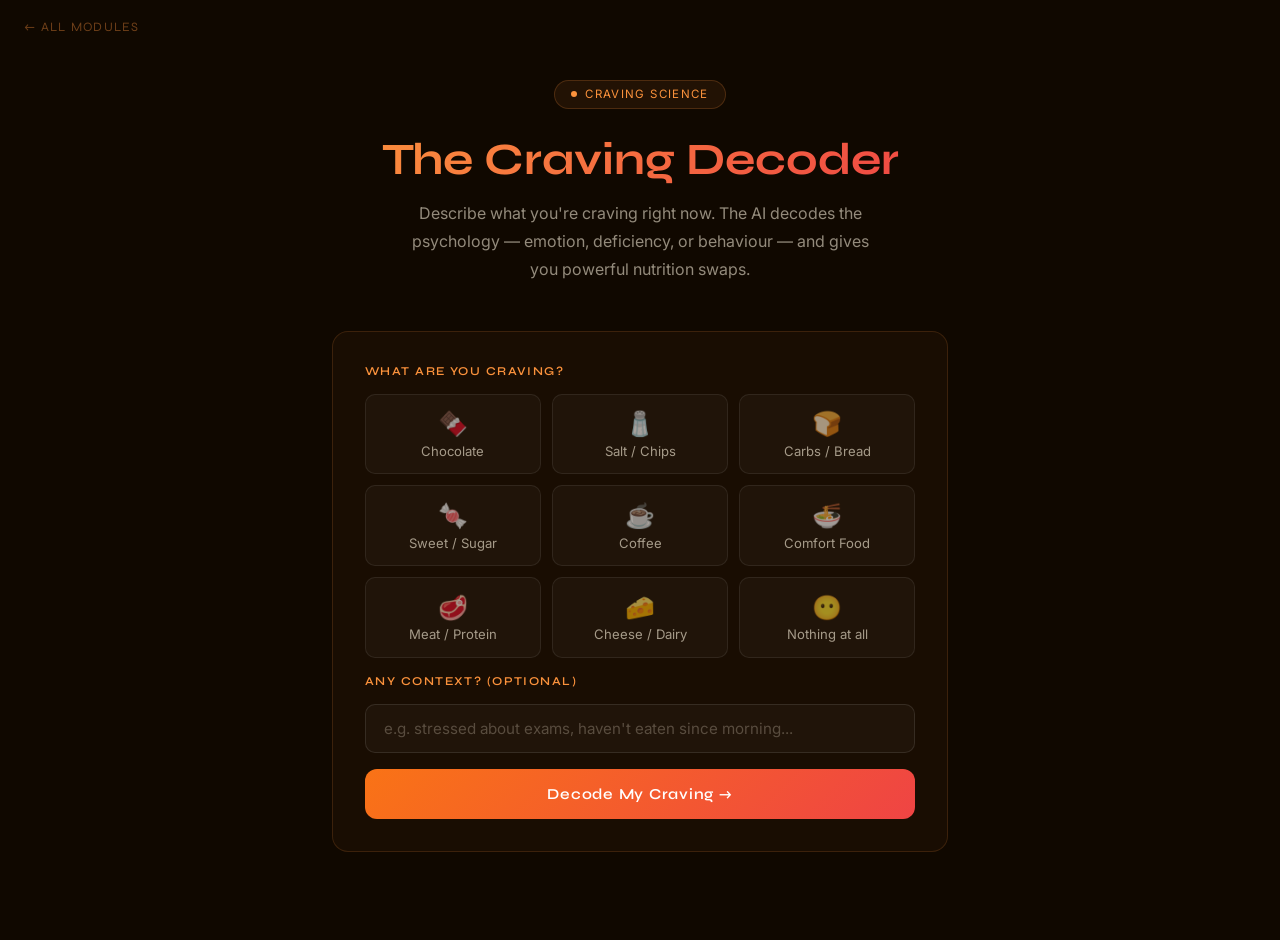
<file: pages/craving.html>
<!DOCTYPE html>
<html lang="en">
<head>
<meta charset="UTF-8"><meta name="viewport" content="width=device-width, initial-scale=1.0">
<title>The Craving Decoder · PsychoNutri</title>
<link href="https://fonts.googleapis.com/css2?family=Syne:wght@400;600;700&family=Inter:wght@300;400;500&display=swap" rel="stylesheet">
<style>
*{box-sizing:border-box;margin:0;padding:0}
body{background:#100800;color:#fff5e0;font-family:'Inter',sans-serif;min-height:100vh;overflow-x:hidden}
.back{position:fixed;top:1.2rem;left:1.5rem;z-index:100;color:rgba(251,146,60,0.4);text-decoration:none;font-size:0.8rem;letter-spacing:0.1em;text-transform:uppercase;transition:color 0.3s;font-family:'Syne',sans-serif}.back:hover{color:#fb923c}
.scr{position:relative;z-index:1;max-width:680px;margin:0 auto;padding:5rem 2rem 4rem}
.header{text-align:center;margin-bottom:3rem}
.badge{display:inline-flex;align-items:center;gap:0.5rem;background:rgba(251,146,60,0.08);border:1px solid rgba(251,146,60,0.2);color:#fb923c;padding:0.4rem 1rem;border-radius:50px;font-size:0.72rem;letter-spacing:0.12em;text-transform:uppercase;margin-bottom:1.5rem}
.badge span{width:6px;height:6px;background:#fb923c;border-radius:50%;animation:blink 1.5s ease infinite}
@keyframes blink{0%,100%{opacity:1}50%{opacity:0.2}}
.title{font-family:'Syne',sans-serif;font-size:2.8rem;font-weight:700;margin-bottom:0.8rem;background:linear-gradient(135deg,#fb923c,#ef4444);-webkit-background-clip:text;-webkit-text-fill-color:transparent}
.sub{color:rgba(255,245,224,0.55);font-size:1rem;line-height:1.75;max-width:480px;margin:0 auto}
.card{background:rgba(251,146,60,0.04);border:1px solid rgba(251,146,60,0.15);border-radius:16px;padding:2rem;margin-bottom:1.5rem}
.label{font-size:0.75rem;letter-spacing:0.12em;text-transform:uppercase;color:#fb923c;margin-bottom:1rem;font-family:'Syne',sans-serif;font-weight:600;display:block}
.craving-grid{display:grid;grid-template-columns:repeat(3,1fr);gap:0.7rem;margin-bottom:1rem}
.cv-btn{background:rgba(255,255,255,0.03);border:1px solid rgba(255,255,255,0.08);color:rgba(255,245,224,0.6);padding:0.9rem 0.5rem;border-radius:10px;cursor:pointer;font-size:0.82rem;text-align:center;transition:all 0.25s;font-family:'Inter',sans-serif}
.cv-btn:hover{background:rgba(251,146,60,0.1);border-color:rgba(251,146,60,0.3);color:#fff5e0}
.cv-btn.active{background:rgba(251,146,60,0.15);border-color:#fb923c;color:#fb923c}
.cv-icon{font-size:1.5rem;display:block;margin-bottom:0.3rem}
.txt-input{width:100%;background:rgba(255,255,255,0.03);border:1px solid rgba(255,255,255,0.1);color:#fff5e0;padding:0.9rem 1.1rem;border-radius:10px;font-family:'Inter',sans-serif;font-size:0.95rem;outline:none;transition:border-color 0.3s}
.txt-input:focus{border-color:rgba(251,146,60,0.4)}
.txt-input::placeholder{color:rgba(255,245,224,0.25)}
.go-btn{width:100%;background:linear-gradient(135deg,#f97316,#ef4444);color:white;border:none;padding:1rem;border-radius:12px;font-family:'Syne',sans-serif;font-size:0.95rem;font-weight:600;cursor:pointer;letter-spacing:0.05em;transition:all 0.3s;margin-top:1rem}
.go-btn:hover{transform:translateY(-2px);box-shadow:0 10px 30px rgba(249,115,22,0.3)}
#results{display:none}
.decode-card{background:rgba(251,146,60,0.03);border:1px solid rgba(251,146,60,0.12);border-radius:16px;padding:2rem;margin-bottom:1.2rem;animation:fin .5s ease}
@keyframes fin{from{opacity:0;transform:translateY(10px)}to{opacity:1;transform:none}}
.decode-section{margin-bottom:1.5rem;padding-bottom:1.5rem;border-bottom:1px solid rgba(255,255,255,0.05)}
.decode-section:last-child{border-bottom:none;margin-bottom:0;padding-bottom:0}
.decode-title{font-size:0.72rem;letter-spacing:0.14em;text-transform:uppercase;color:#fb923c;margin-bottom:0.7rem;font-family:'Syne',sans-serif}
.decode-content{font-size:0.95rem;color:rgba(255,245,224,0.8);line-height:1.8}
.swap-grid{display:grid;grid-template-columns:1fr 1fr;gap:0.7rem;margin-top:0.7rem}
.swap-item{background:rgba(251,146,60,0.06);border:1px solid rgba(251,146,60,0.15);border-radius:8px;padding:0.8rem}
.swap-food{font-size:0.88rem;font-weight:500;color:#fff5e0;margin-bottom:0.2rem}
.swap-why{font-size:0.75rem;color:rgba(255,245,224,0.45)}
.ai-box{background:rgba(239,68,68,0.04);border:1px solid rgba(239,68,68,0.15);border-radius:16px;padding:1.5rem;margin-bottom:1.2rem}
.ai-lbl{font-size:0.7rem;letter-spacing:0.15em;text-transform:uppercase;color:#f87171;margin-bottom:0.7rem;font-family:'Syne',sans-serif}
.ai-txt{font-size:0.95rem;color:rgba(255,245,224,0.75);line-height:1.85;font-style:italic;min-height:55px}
.spin{animation:pulse 1.5s ease infinite;display:inline-block}
@keyframes pulse{0%,100%{opacity:.3}50%{opacity:1}}
.rbtn{background:transparent;border:1px solid rgba(251,146,60,0.25);color:rgba(251,146,60,0.6);padding:0.7rem 2rem;border-radius:50px;cursor:pointer;font-family:'Syne',sans-serif;font-size:0.8rem;transition:all 0.25s;margin-top:1rem}
.rbtn:hover{border-color:#fb923c;color:#fb923c}
.home-btn{display:inline-block;margin-top:0.8rem;color:rgba(251,146,60,0.35);text-decoration:none;font-size:0.75rem;letter-spacing:0.1em;text-transform:uppercase;transition:color 0.25s}
.home-btn:hover{color:#fb923c}
@media(max-width:500px){.craving-grid{grid-template-columns:repeat(2,1fr)}.swap-grid{grid-template-columns:1fr}}
</style>
</head>
<body>
<a href="../index.html" class="back">← All Modules</a>
<div class="scr">
  <div class="header">
    <div class="badge"><span></span> Craving Science</div>
    <div class="title">The Craving Decoder</div>
    <p class="sub">Describe what you're craving right now. The AI decodes the psychology — emotion, deficiency, or behaviour — and gives you powerful nutrition swaps.</p>
  </div>
  <div id="formArea">
    <div class="card">
      <span class="label">What are you craving?</span>
      <div class="craving-grid">
        <button class="cv-btn" onclick="selectCraving(this,'chocolate')"><span class="cv-icon">🍫</span>Chocolate</button>
        <button class="cv-btn" onclick="selectCraving(this,'salty')"><span class="cv-icon">🧂</span>Salt / Chips</button>
        <button class="cv-btn" onclick="selectCraving(this,'carbs')"><span class="cv-icon">🍞</span>Carbs / Bread</button>
        <button class="cv-btn" onclick="selectCraving(this,'sugar')"><span class="cv-icon">🍬</span>Sweet / Sugar</button>
        <button class="cv-btn" onclick="selectCraving(this,'caffeine')"><span class="cv-icon">☕</span>Coffee</button>
        <button class="cv-btn" onclick="selectCraving(this,'comfort')"><span class="cv-icon">🍜</span>Comfort Food</button>
        <button class="cv-btn" onclick="selectCraving(this,'meat')"><span class="cv-icon">🥩</span>Meat / Protein</button>
        <button class="cv-btn" onclick="selectCraving(this,'dairy')"><span class="cv-icon">🧀</span>Cheese / Dairy</button>
        <button class="cv-btn" onclick="selectCraving(this,'nothing')"><span class="cv-icon">😶</span>Nothing at all</button>
      </div>
      <span class="label" style="margin-top:1rem">Any context? (optional)</span>
      <input class="txt-input" id="contextInput" placeholder="e.g. stressed about exams, haven't eaten since morning...">
      <button class="go-btn" onclick="decode()">Decode My Craving →</button>
    </div>
  </div>
  <div id="results">
    <div class="decode-card">
      <div class="decode-section"><div class="decode-title">🔍 The Psychology Behind This Craving</div><div class="decode-content" id="psychContent"></div></div>
      <div class="decode-section"><div class="decode-title">⚗️ What Your Body Is Actually Deficient In</div><div class="decode-content" id="defContent"></div></div>
      <div class="decode-section"><div class="decode-title">🔄 Nutrition Swaps — Give Your Body What It Really Needs</div><div class="swap-grid" id="swapGrid"></div></div>
    </div>
    <div class="ai-box"><div class="ai-lbl">AI Craving Analysis</div><div class="ai-txt" id="aiTxt"><span class="spin">Decoding your craving...</span></div></div>
    <div style="text-align:center">
      <button class="rbtn" onclick="reset()">Decode Another Craving</button><br>
      <a href="../index.html" class="home-btn">← Back to All Modules</a>
    </div>
  </div>
</div>

<script src="../js/fallback.js"></script>
<script>
let selectedCraving='';
function selectCraving(btn,c){document.querySelectorAll('.cv-btn').forEach(b=>b.classList.remove('active'));btn.classList.add('active');selectedCraving=c;}

const CRAVING_DATA={
  chocolate:{psych:"Chocolate cravings are often emotional — linked to loneliness, hormonal shifts, or a need for serotonin. The brain has learned that chocolate equals fast dopamine release, creating a conditioned emotional response.",def:"You may be deficient in magnesium (chocolate is rich in it), and your serotonin precursors (tryptophan) may be low.",swaps:[{f:"Dark chocolate 85%+",w:"Higher magnesium, less sugar"},{f:"Pumpkin seeds",w:"Rich in magnesium + zinc"},{f:"Brazil nuts",w:"Selenium + mood regulation"},{f:"Banana + almond butter",w:"Tryptophan + magnesium combo"}]},
  salty:{psych:"Salt cravings signal stress. Cortisol causes the kidneys to excrete more sodium, so your body literally craves salt under pressure. The crunchy texture releases physical tension through the trigeminal nerve.",def:"Adrenal fatigue, dehydration, and electrolyte imbalance. Often paired with low potassium or magnesium.",swaps:[{f:"Salted pumpkin seeds",w:"Magnesium + satisfying crunch"},{f:"Olives",w:"Sodium + healthy fats"},{f:"Miso soup",w:"Electrolytes + gut-friendly"},{f:"Celery + hummus",w:"Crunch + potassium + protein"}]},
  carbs:{psych:"Carb cravings are your brain's serotonin system speaking. Carbohydrates trigger insulin which clears competing amino acids from the blood, letting tryptophan flood the brain and convert to serotonin.",def:"Serotonin depletion, low blood sugar, or inadequate complex carbohydrate intake.",swaps:[{f:"Oats with honey",w:"Slow-release carbs + stable serotonin"},{f:"Sweet potato",w:"Complex carbs + B6 for serotonin"},{f:"Sourdough bread",w:"Lower glycaemic + gut-friendly"},{f:"Dates + tahini",w:"Natural sugar + protein to stabilise"}]},
  sugar:{psych:"Sugar cravings are your dopamine system seeking a quick reward. Often triggered by stress, boredom, or blood sugar crashes. The brain has a reward pathway literally built for sweetness.",def:"Blood sugar instability, low dopamine, and possibly chromium deficiency which regulates insulin sensitivity.",swaps:[{f:"Mango or grapes",w:"Natural sugar + fibre + vitamins"},{f:"Greek yoghurt + honey",w:"Protein stabilises blood sugar"},{f:"Dates (2-3)",w:"Natural sweetness + fibre + potassium"},{f:"Cinnamon in warm oat milk",w:"Blood sugar regulation + warmth"}]},
  caffeine:{psych:"Caffeine cravings signal your brain is in adenosine debt — the brain's own tiredness chemical accumulates when you rely on caffeine to suppress it. Psychologically this often reflects avoidance of rest.",def:"Adenosine system dysregulation, iron deficiency (fatigue), and often B12 or vitamin D deficiency causing persistent low energy.",swaps:[{f:"Matcha (green tea)",w:"L-theanine + gentler caffeine curve"},{f:"Maca powder in warm milk",w:"Adaptogenic energy without cortisol spike"},{f:"Iron-rich spinach + lemon",w:"Addresses root fatigue cause"},{f:"Cold water + a 20-min walk",w:"Natural cortisol boost, no crash"}]},
  comfort:{psych:"Comfort food cravings are memory-based. The amygdala links familiar foods to emotional safety — you're not hungry for the food, you're hungry for the feeling it represents.",def:"Oxytocin and social connection. The gut-brain axis is seeking warm, familiar sensory input to signal safety to the nervous system.",swaps:[{f:"Homemade soup from scratch",w:"The process is therapeutic"},{f:"Warm daal or rice porridge",w:"Gut microbiome safety signal"},{f:"Baked oats with banana",w:"Warm, sweet, satisfying"},{f:"Yoghurt with cardamom + honey",w:"Fermented gut comfort"}]},
  meat:{psych:"Protein cravings often signal genuine physical depletion — from exercise, stress, or inadequate intake. They can also reflect a need for groundedness and physical substance.",def:"Iron deficiency is common in students. Also zinc, B12, and complete amino acid depletion from high cognitive workload.",swaps:[{f:"Lentils + turmeric dahl",w:"Iron + zinc + anti-inflammatory"},{f:"Eggs (2-3)",w:"Complete protein + B12 + choline"},{f:"Chickpea bowl",w:"Plant protein + iron"},{f:"Tofu stir-fry with greens",w:"Complete amino acids + iron absorption"}]},
  dairy:{psych:"Dairy cravings often involve casein — a slow-digesting protein that produces a mild opioid-like response in the brain. It is literally slightly addictive, which is why cheese can be hard to resist.",def:"Calcium, phosphorus, and sometimes vitamin D deficiency. Casein cravings can also signal a need for calming tryptophan in milk.",swaps:[{f:"Greek yoghurt",w:"High protein + probiotics + calcium"},{f:"Kefir",w:"Fermented dairy — gut + calcium"},{f:"Fortified oat milk",w:"Calcium without casomorphin effect"},{f:"Sesame seeds + tahini",w:"Highest plant calcium source"}]},
  nothing:{psych:"Loss of appetite is often a stress response — cortisol and adrenaline suppress the digestive system. Emotionally it can signal overwhelm, depression, or grief. The body shuts down hunger when it perceives threat.",def:"Despite not feeling hungry, the body is likely depleted in key nutrients. The gut-brain axis signals 'not safe' so digestion slows.",swaps:[{f:"Small fruit smoothie",w:"Easy to consume, nutrient-dense"},{f:"A small handful of nuts",w:"Calorie-dense, no prep needed"},{f:"Warm broth or miso soup",w:"Nourishing without triggering nausea"},{f:"Banana (just one)",w:"Gentle on digestion, mood-supporting"}]}
};

async function decode(){
  if(!selectedCraving){alert('Please select a craving first.');return;}
  const ctx=document.getElementById('contextInput').value;
  const data=CRAVING_DATA[selectedCraving];
  document.getElementById('formArea').style.display='none';
  document.getElementById('results').style.display='block';
  document.getElementById('psychContent').textContent=data.psych;
  document.getElementById('defContent').textContent=data.def;
  const sg=document.getElementById('swapGrid');sg.innerHTML='';
  data.swaps.forEach(s=>{const d=document.createElement('div');d.className='swap-item';d.innerHTML=`<div class="swap-food">🔄 ${s.f}</div><div class="swap-why">${s.w}</div>`;sg.appendChild(d);});

  // ── SMART AI with automatic fallback ──
  const prompt=`You are a nutritional psychologist. A university student is craving ${selectedCraving}. Context: "${ctx||'none'}". Psychology: "${data.psych}". Write a 2-3 sentence personal craving analysis. Warm, insightful, direct. Reference context if given. Under 80 words. No bullets.`;
  const text=await smartAI(prompt,()=>FALLBACK.craving(selectedCraving,ctx));
  document.getElementById('aiTxt').textContent=text;
}

function reset(){selectedCraving='';document.getElementById('formArea').style.display='block';document.getElementById('results').style.display='none';document.querySelectorAll('.cv-btn').forEach(b=>b.classList.remove('active'));document.getElementById('contextInput').value='';}
</script>
</body>
</html>
</file>
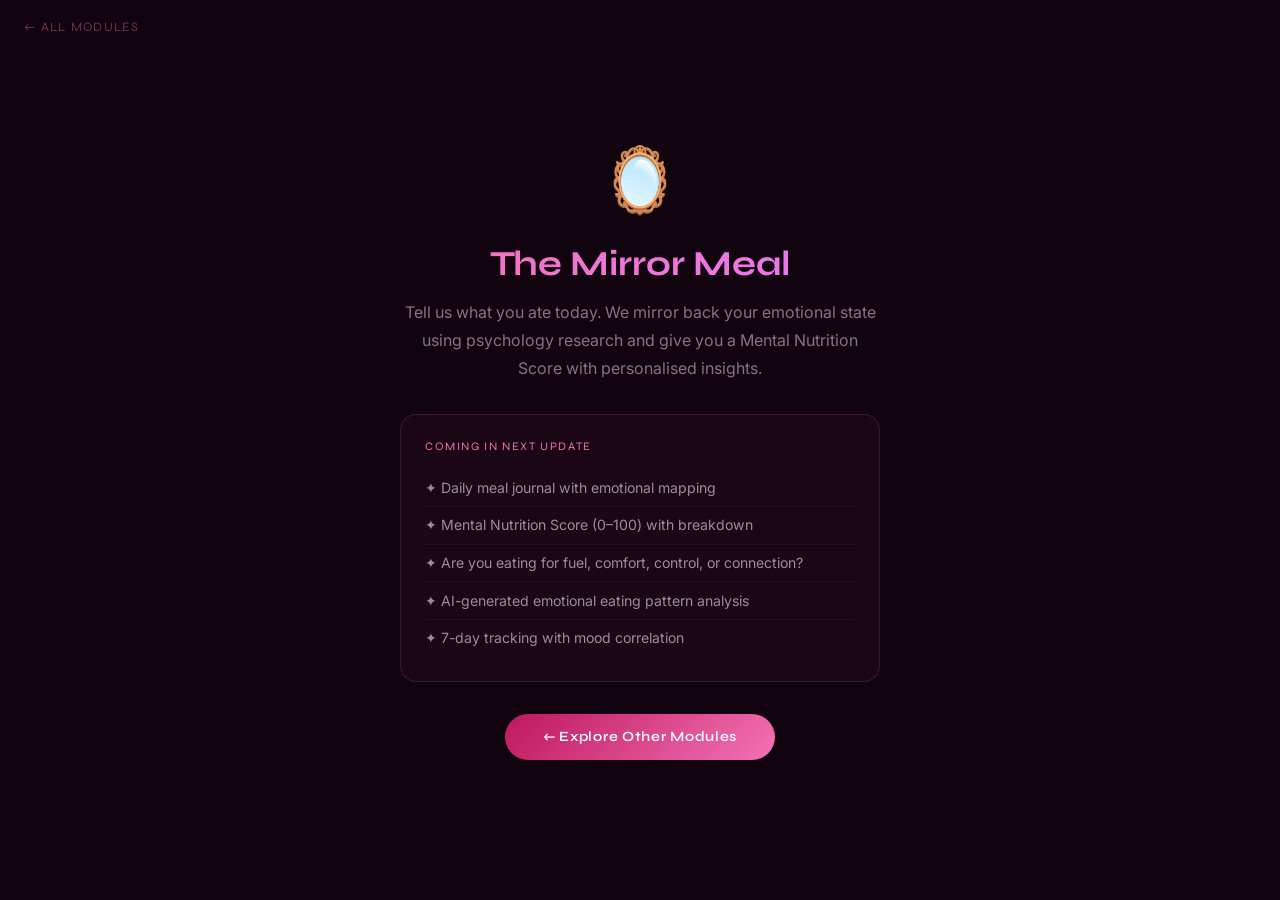
<file: pages/mirror.html>
<!DOCTYPE html>
<html lang="en">
<head>
<meta charset="UTF-8"><meta name="viewport" content="width=device-width, initial-scale=1.0">
<title>The Mirror Meal · PsychoNutri</title>
<link href="https://fonts.googleapis.com/css2?family=Syne:wght@400;600;700&family=Inter:wght@300;400;500&display=swap" rel="stylesheet">
<style>*{box-sizing:border-box;margin:0;padding:0}body{background:#12040e;color:#ffe0f0;font-family:'Inter',sans-serif;min-height:100vh;display:flex;align-items:center;justify-content:center;text-align:center;padding:2rem}.back{position:fixed;top:1.2rem;left:1.5rem;color:rgba(244,114,182,0.4);text-decoration:none;font-size:0.8rem;letter-spacing:0.1em;text-transform:uppercase;transition:color 0.3s;font-family:'Syne',sans-serif}.back:hover{color:#f472b6}.wrap{max-width:480px}.emoji{font-size:4rem;margin-bottom:1.5rem;display:block;animation:mirror 3s ease infinite}@keyframes mirror{0%,100%{transform:scaleX(1)}50%{transform:scaleX(-1)}}.title{font-family:'Syne',sans-serif;font-size:2.2rem;font-weight:700;background:linear-gradient(135deg,#f472b6,#e879f9);-webkit-background-clip:text;-webkit-text-fill-color:transparent;margin-bottom:0.8rem}.sub{color:rgba(255,224,240,0.5);font-size:1rem;line-height:1.75;margin-bottom:2rem}.features{background:rgba(244,114,182,0.04);border:1px solid rgba(244,114,182,0.15);border-radius:16px;padding:1.5rem;margin-bottom:2rem;text-align:left}.feat-title{font-size:0.72rem;letter-spacing:0.14em;text-transform:uppercase;color:#f472b6;margin-bottom:1rem;font-family:'Syne',sans-serif}.feat-item{font-size:0.88rem;color:rgba(255,224,240,0.6);line-height:1.7;padding:0.4rem 0;border-bottom:1px solid rgba(255,255,255,0.04)}.feat-item:last-child{border-bottom:none}.back-btn{display:inline-block;background:linear-gradient(135deg,#be185d,#f472b6);color:white;text-decoration:none;padding:0.9rem 2.4rem;border-radius:50px;font-family:'Syne',sans-serif;font-size:0.88rem;font-weight:600;letter-spacing:0.05em;transition:all 0.3s}.back-btn:hover{transform:translateY(-2px);box-shadow:0 10px 25px rgba(244,114,182,0.3)}</style>
</head>
<body>
<a href="../index.html" class="back">← All Modules</a>
<div class="wrap">
  <span class="emoji">🪞</span>
  <div class="title">The Mirror Meal</div>
  <p class="sub">Tell us what you ate today. We mirror back your emotional state using psychology research and give you a Mental Nutrition Score with personalised insights.</p>
  <div class="features">
    <div class="feat-title">Coming in next update</div>
    <div class="feat-item">✦ Daily meal journal with emotional mapping</div>
    <div class="feat-item">✦ Mental Nutrition Score (0–100) with breakdown</div>
    <div class="feat-item">✦ Are you eating for fuel, comfort, control, or connection?</div>
    <div class="feat-item">✦ AI-generated emotional eating pattern analysis</div>
    <div class="feat-item">✦ 7-day tracking with mood correlation</div>
  </div>
  <a href="../index.html" class="back-btn">← Explore Other Modules</a>
</div>
</body>
</html>
</file>
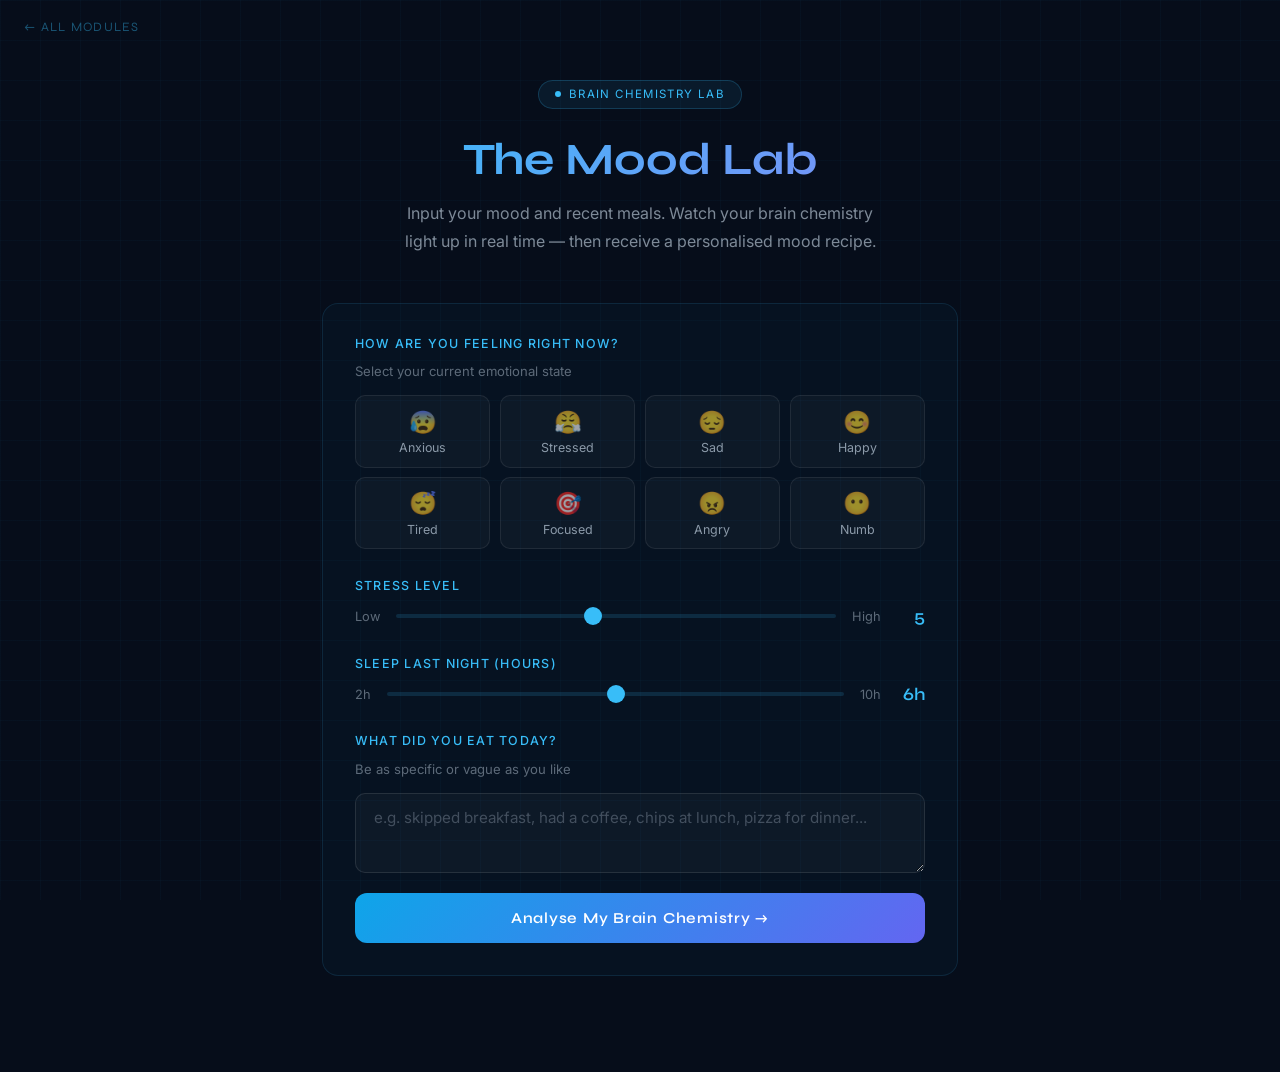
<file: pages/moodlab.html>
<!DOCTYPE html>
<html lang="en">
<head>
<meta charset="UTF-8"><meta name="viewport" content="width=device-width, initial-scale=1.0">
<title>The Mood Lab · PsychoNutri</title>
<link href="https://fonts.googleapis.com/css2?family=Syne:wght@400;600;700&family=Inter:wght@300;400;500&display=swap" rel="stylesheet">
<style>
*{box-sizing:border-box;margin:0;padding:0}body{background:#060d1a;color:#e0f0ff;font-family:'Inter',sans-serif;min-height:100vh;overflow-x:hidden}.back{position:fixed;top:1.2rem;left:1.5rem;z-index:100;color:rgba(56,189,248,0.4);text-decoration:none;font-size:0.8rem;letter-spacing:0.1em;text-transform:uppercase;transition:color 0.3s;font-family:'Syne',sans-serif}.back:hover{color:#38bdf8}.grid-bg{position:fixed;inset:0;z-index:0;background-image:linear-gradient(rgba(56,189,248,0.03) 1px,transparent 1px),linear-gradient(90deg,rgba(56,189,248,0.03) 1px,transparent 1px);background-size:40px 40px}.scr{position:relative;z-index:1;max-width:700px;margin:0 auto;padding:5rem 2rem 4rem}.lab-header{text-align:center;margin-bottom:3rem}.lab-badge{display:inline-flex;align-items:center;gap:0.5rem;background:rgba(56,189,248,0.08);border:1px solid rgba(56,189,248,0.2);color:#38bdf8;padding:0.4rem 1rem;border-radius:50px;font-size:0.72rem;letter-spacing:0.12em;text-transform:uppercase;margin-bottom:1.5rem}.lab-badge span{width:6px;height:6px;background:#38bdf8;border-radius:50%;animation:blink 1.5s ease infinite}@keyframes blink{0%,100%{opacity:1}50%{opacity:0.2}}.lab-title{font-family:'Syne',sans-serif;font-size:2.8rem;font-weight:700;margin-bottom:0.8rem;background:linear-gradient(135deg,#38bdf8,#818cf8);-webkit-background-clip:text;-webkit-text-fill-color:transparent}.lab-sub{color:rgba(224,240,255,0.55);font-size:1rem;line-height:1.75;max-width:480px;margin:0 auto}.lab-form{background:rgba(56,189,248,0.03);border:1px solid rgba(56,189,248,0.12);border-radius:16px;padding:2rem;margin-bottom:2rem}.form-group{margin-bottom:1.8rem}.form-label{font-size:0.78rem;letter-spacing:0.1em;text-transform:uppercase;color:#38bdf8;font-weight:500;margin-bottom:0.8rem;display:block}.form-sub{font-size:0.82rem;color:rgba(224,240,255,0.4);margin-bottom:1rem}.slider-wrap{display:flex;align-items:center;gap:1rem}.slider{-webkit-appearance:none;appearance:none;width:100%;height:4px;border-radius:2px;background:rgba(56,189,248,0.15);outline:none;cursor:pointer}.slider::-webkit-slider-thumb{-webkit-appearance:none;width:18px;height:18px;border-radius:50%;background:#38bdf8;cursor:pointer}.slider-val{font-family:'Syne',sans-serif;font-size:1.1rem;font-weight:600;color:#38bdf8;min-width:28px;text-align:right}.mood-grid{display:grid;grid-template-columns:repeat(4,1fr);gap:0.6rem}.mood-btn{background:rgba(255,255,255,0.03);border:1px solid rgba(255,255,255,0.08);color:rgba(224,240,255,0.6);padding:0.7rem 0.4rem;border-radius:10px;cursor:pointer;font-size:0.78rem;text-align:center;transition:all 0.25s;font-family:'Inter',sans-serif}.mood-btn:hover{background:rgba(56,189,248,0.08);border-color:rgba(56,189,248,0.3);color:#e0f0ff}.mood-btn.active{background:rgba(56,189,248,0.15);border-color:rgba(56,189,248,0.5);color:#38bdf8}.mood-icon{font-size:1.4rem;display:block;margin-bottom:0.3rem}.food-input{width:100%;background:rgba(255,255,255,0.03);border:1px solid rgba(255,255,255,0.1);color:#e0f0ff;padding:0.9rem 1.1rem;border-radius:10px;font-family:'Inter',sans-serif;font-size:0.95rem;outline:none;transition:border-color 0.3s;resize:vertical;min-height:80px}.food-input:focus{border-color:rgba(56,189,248,0.4)}.food-input::placeholder{color:rgba(224,240,255,0.25)}.analyze-btn{width:100%;background:linear-gradient(135deg,#0ea5e9,#6366f1);color:white;border:none;padding:1rem;border-radius:12px;font-family:'Syne',sans-serif;font-size:0.95rem;font-weight:600;cursor:pointer;letter-spacing:0.05em;transition:all 0.3s;margin-top:1rem}.analyze-btn:hover{transform:translateY(-2px);box-shadow:0 10px 30px rgba(14,165,233,0.3)}.analyze-btn:disabled{opacity:0.5;cursor:not-allowed;transform:none}#results{display:none}.brain-section{background:rgba(56,189,248,0.03);border:1px solid rgba(56,189,248,0.12);border-radius:16px;padding:2rem;margin-bottom:1.5rem}.brain-title{font-family:'Syne',sans-serif;font-size:0.75rem;letter-spacing:0.15em;text-transform:uppercase;color:#38bdf8;margin-bottom:1.5rem}.chemical-row{margin-bottom:1.2rem}.chem-header{display:flex;justify-content:space-between;align-items:center;margin-bottom:0.5rem}.chem-name{font-size:0.9rem;font-weight:500;color:#e0f0ff}.chem-val{font-family:'Syne',sans-serif;font-size:0.85rem;color:#38bdf8}.chem-bar{height:6px;background:rgba(255,255,255,0.06);border-radius:3px;overflow:hidden}.chem-fill{height:100%;border-radius:3px;transition:width 1.5s ease}.chem-info{font-size:0.78rem;color:rgba(224,240,255,0.4);margin-top:0.4rem;line-height:1.5}.recipe-section{background:rgba(99,102,241,0.05);border:1px solid rgba(99,102,241,0.2);border-radius:16px;padding:2rem;margin-bottom:1.5rem}.recipe-title{font-family:'Syne',sans-serif;font-size:0.75rem;letter-spacing:0.15em;text-transform:uppercase;color:#818cf8;margin-bottom:1.2rem}.recipe-grid{display:grid;grid-template-columns:1fr 1fr;gap:0.8rem}.recipe-item{background:rgba(99,102,241,0.06);border:1px solid rgba(99,102,241,0.15);border-radius:10px;padding:0.9rem}.recipe-food{font-size:0.88rem;font-weight:500;color:#e0f0ff;margin-bottom:0.2rem}.recipe-why{font-size:0.75rem;color:rgba(224,240,255,0.45);line-height:1.5}.ai-section{background:rgba(56,189,248,0.03);border:1px solid rgba(56,189,248,0.15);border-radius:16px;padding:2rem;margin-bottom:1.5rem}.ai-lbl{font-size:0.7rem;letter-spacing:0.15em;text-transform:uppercase;color:#38bdf8;margin-bottom:0.8rem;font-family:'Syne',sans-serif}.ai-text{font-size:0.95rem;color:rgba(224,240,255,0.75);line-height:1.85;font-style:italic;min-height:60px}.spin{animation:pulse 1.5s ease infinite;display:inline-block}@keyframes pulse{0%,100%{opacity:.3}50%{opacity:1}}.reset-btn{background:transparent;border:1px solid rgba(56,189,248,0.25);color:rgba(56,189,248,0.6);padding:0.7rem 2rem;border-radius:50px;cursor:pointer;font-family:'Syne',sans-serif;font-size:0.8rem;transition:all 0.25s;margin-top:1rem}.reset-btn:hover{border-color:#38bdf8;color:#38bdf8}.home-btn{display:inline-block;margin-top:0.8rem;color:rgba(56,189,248,0.35);text-decoration:none;font-size:0.75rem;letter-spacing:0.1em;text-transform:uppercase;transition:color 0.25s}.home-btn:hover{color:#38bdf8}@media(max-width:500px){.mood-grid{grid-template-columns:repeat(2,1fr)}.recipe-grid{grid-template-columns:1fr}}
</style>
</head>
<body>
<div class="grid-bg"></div>
<a href="../index.html" class="back">← All Modules</a>
<div class="scr">
  <div class="lab-header">
    <div class="lab-badge"><span></span> Brain Chemistry Lab</div>
    <div class="lab-title">The Mood Lab</div>
    <p class="lab-sub">Input your mood and recent meals. Watch your brain chemistry light up in real time — then receive a personalised mood recipe.</p>
  </div>
  <div id="form-area">
    <div class="lab-form">
      <div class="form-group">
        <label class="form-label">How are you feeling right now?</label>
        <div class="form-sub">Select your current emotional state</div>
        <div class="mood-grid">
          <button class="mood-btn" onclick="selectMood(this,'Anxious')"><span class="mood-icon">😰</span>Anxious</button>
          <button class="mood-btn" onclick="selectMood(this,'Stressed')"><span class="mood-icon">😤</span>Stressed</button>
          <button class="mood-btn" onclick="selectMood(this,'Sad')"><span class="mood-icon">😔</span>Sad</button>
          <button class="mood-btn" onclick="selectMood(this,'Happy')"><span class="mood-icon">😊</span>Happy</button>
          <button class="mood-btn" onclick="selectMood(this,'Tired')"><span class="mood-icon">😴</span>Tired</button>
          <button class="mood-btn" onclick="selectMood(this,'Focused')"><span class="mood-icon">🎯</span>Focused</button>
          <button class="mood-btn" onclick="selectMood(this,'Angry')"><span class="mood-icon">😠</span>Angry</button>
          <button class="mood-btn" onclick="selectMood(this,'Numb')"><span class="mood-icon">😶</span>Numb</button>
        </div>
      </div>
      <div class="form-group">
        <label class="form-label">Stress Level</label>
        <div class="slider-wrap">
          <span style="font-size:0.8rem;color:rgba(224,240,255,0.4)">Low</span>
          <input type="range" class="slider" id="stressSlider" min="1" max="10" value="5" oninput="document.getElementById('stressVal').textContent=this.value">
          <span style="font-size:0.8rem;color:rgba(224,240,255,0.4)">High</span>
          <span class="slider-val" id="stressVal">5</span>
        </div>
      </div>
      <div class="form-group">
        <label class="form-label">Sleep Last Night (hours)</label>
        <div class="slider-wrap">
          <span style="font-size:0.8rem;color:rgba(224,240,255,0.4)">2h</span>
          <input type="range" class="slider" id="sleepSlider" min="2" max="10" value="6" oninput="document.getElementById('sleepVal').textContent=this.value+'h'">
          <span style="font-size:0.8rem;color:rgba(224,240,255,0.4)">10h</span>
          <span class="slider-val" id="sleepVal">6h</span>
        </div>
      </div>
      <div class="form-group" style="margin-bottom:0">
        <label class="form-label">What did you eat today?</label>
        <div class="form-sub">Be as specific or vague as you like</div>
        <textarea class="food-input" id="foodInput" placeholder="e.g. skipped breakfast, had a coffee, chips at lunch, pizza for dinner..."></textarea>
      </div>
      <button class="analyze-btn" onclick="analyze()" id="analyzeBtn">Analyse My Brain Chemistry →</button>
    </div>
  </div>
  <div id="results">
    <div class="brain-section">
      <div class="brain-title">🧠 Your Current Brain Chemistry</div>
      <div class="chemical-row"><div class="chem-header"><span class="chem-name">Serotonin (Mood Stabiliser)</span><span class="chem-val" id="seroVal">—</span></div><div class="chem-bar"><div class="chem-fill" id="seroBar" style="width:0%;background:linear-gradient(90deg,#818cf8,#a78bfa)"></div></div><div class="chem-info" id="seroInfo"></div></div>
      <div class="chemical-row"><div class="chem-header"><span class="chem-name">Dopamine (Motivation & Reward)</span><span class="chem-val" id="dopaVal">—</span></div><div class="chem-bar"><div class="chem-fill" id="dopaBar" style="width:0%;background:linear-gradient(90deg,#f59e0b,#f97316)"></div></div><div class="chem-info" id="dopaInfo"></div></div>
      <div class="chemical-row"><div class="chem-header"><span class="chem-name">Cortisol (Stress Hormone)</span><span class="chem-val" id="cortVal">—</span></div><div class="chem-bar"><div class="chem-fill" id="cortBar" style="width:0%;background:linear-gradient(90deg,#ef4444,#dc2626)"></div></div><div class="chem-info" id="cortInfo"></div></div>
      <div class="chemical-row"><div class="chem-header"><span class="chem-name">GABA (Calm & Relaxation)</span><span class="chem-val" id="gabaVal">—</span></div><div class="chem-bar"><div class="chem-fill" id="gabaBar" style="width:0%;background:linear-gradient(90deg,#10b981,#34d399)"></div></div><div class="chem-info" id="gabaInfo"></div></div>
    </div>
    <div class="recipe-section"><div class="recipe-title">🍽️ Your Mood Recipe — Eat This Now</div><div class="recipe-grid" id="recipeGrid"></div></div>
    <div class="ai-section"><div class="ai-lbl">AI Brain Analysis</div><div class="ai-text" id="aiText"><span class="spin">Analysing your brain chemistry...</span></div></div>
    <div style="text-align:center"><button class="reset-btn" onclick="resetLab()">Run Another Analysis</button><br><a href="../index.html" class="home-btn">← Back to All Modules</a></div>
  </div>
</div>
<script src="../js/fallback.js"></script>
<script>
let selectedMood='';
function selectMood(btn,mood){document.querySelectorAll('.mood-btn').forEach(b=>b.classList.remove('active'));btn.classList.add('active');selectedMood=mood;}
function calcChemistry(mood,stress,sleep,food){const f=food.toLowerCase();let sero=50,dopa=50,cort=50,gaba=50;cort+=stress*4;sero-=stress*2;gaba-=stress*3;if(sleep<6){sero-=(6-sleep)*6;dopa-=(6-sleep)*4;gaba-=(6-sleep)*5;}else if(sleep>=8){sero+=10;gaba+=8;}const moodFx={Anxious:{cort:15,gaba:-15},Stressed:{cort:20,sero:-10},Sad:{sero:-20,dopa:-15},Happy:{sero:15,dopa:10},Tired:{dopa:-15,gaba:-10},Focused:{dopa:10,sero:5},Angry:{cort:20,gaba:-20},Numb:{sero:-15,dopa:-20,gaba:-10}};if(moodFx[mood]){const fx=moodFx[mood];sero+=(fx.sero||0);dopa+=(fx.dopa||0);cort+=(fx.cort||0);gaba+=(fx.gaba||0);}if(f.includes('coffee')||f.includes('caffeine')){dopa+=10;cort+=15;gaba-=10;}if(f.includes('sugar')||f.includes('cake')||f.includes('cookie')){dopa+=15;sero+=5;}if(f.includes('fish')||f.includes('salmon')){sero+=15;dopa+=8;}if(f.includes('egg')){sero+=8;dopa+=6;}if(f.includes('banana')){sero+=12;}if(f.includes('skip')||f.includes('nothing')||f.includes('just coffee')){sero-=15;dopa-=10;gaba-=8;}if(f.includes('pizza')||f.includes('chips')||f.includes('junk')){dopa+=8;sero-=5;cort+=5;}if(f.includes('vegetable')||f.includes('salad')||f.includes('greens')){sero+=8;gaba+=5;}return{sero:Math.max(5,Math.min(95,Math.round(sero))),dopa:Math.max(5,Math.min(95,Math.round(dopa))),cort:Math.max(5,Math.min(95,Math.round(cort))),gaba:Math.max(5,Math.min(95,Math.round(gaba)))};}
function getLevel(val){if(val<30)return'Low';if(val<55)return'Moderate';if(val<75)return'Elevated';return'High';}
function getMealRecipe(chem){const r=[];if(chem.sero<50)r.push({food:'Walnuts + banana',why:'Tryptophan → serotonin synthesis'},{food:'Turkey or chicken wrap',why:'Rich in serotonin precursors'});if(chem.dopa<50)r.push({food:'Eggs + avocado',why:'Tyrosine boosts dopamine'},{food:'Dark chocolate (70%+)',why:'Phenylethylamine + endorphins'});if(chem.cort>65)r.push({food:'Chamomile or ashwagandha tea',why:'Cortisol regulation at cellular level'},{food:'Magnesium-rich almonds',why:'Down-regulates HPA stress axis'});if(chem.gaba<45)r.push({food:'Fermented yoghurt',why:'Gut-GABA via vagus nerve'},{food:'Green tea (L-theanine)',why:'Direct GABA receptor activation'});if(r.length<2)r.push({food:'Oats with berries',why:'Stable blood sugar = stable mood'},{food:'Leafy greens + lemon',why:'Folate for neurotransmitter balance'});return r.slice(0,4);}
async function analyze(){if(!selectedMood){alert('Please select your current mood first.');return;}const food=document.getElementById('foodInput').value||'nothing specific';const stress=parseInt(document.getElementById('stressSlider').value);const sleep=parseInt(document.getElementById('sleepSlider').value);document.getElementById('analyzeBtn').disabled=true;document.getElementById('form-area').style.display='none';document.getElementById('results').style.display='block';const chem=calcChemistry(selectedMood,stress,sleep,food);setTimeout(()=>{document.getElementById('seroVal').textContent=getLevel(chem.sero);document.getElementById('seroBar').style.width=chem.sero+'%';document.getElementById('seroInfo').textContent=chem.sero<50?'Low serotonin is linked to low mood, poor sleep, and increased carb cravings.':'Serotonin levels are supporting your mood regulation and emotional resilience.';document.getElementById('dopaVal').textContent=getLevel(chem.dopa);document.getElementById('dopaBar').style.width=chem.dopa+'%';document.getElementById('dopaInfo').textContent=chem.dopa<50?'Low dopamine reduces motivation and increases reward-seeking behaviour — often expressed as cravings.':'Dopamine is fuelling your drive and motivation effectively.';document.getElementById('cortVal').textContent=getLevel(chem.cort);document.getElementById('cortBar').style.width=chem.cort+'%';document.getElementById('cortInfo').textContent=chem.cort>65?'Elevated cortisol suppresses digestion and drives stress eating patterns.':'Cortisol is within a manageable range.';document.getElementById('gabaVal').textContent=getLevel(chem.gaba);document.getElementById('gabaBar').style.width=chem.gaba+'%';document.getElementById('gabaInfo').textContent=chem.gaba<45?'Low GABA creates restlessness — often leading to emotional eating at night.':'GABA is providing adequate calm and helping regulate anxiety responses.';const recipes=getMealRecipe(chem);const rg=document.getElementById('recipeGrid');rg.innerHTML='';recipes.forEach(r=>{const d=document.createElement('div');d.className='recipe-item';d.innerHTML=`<div class="recipe-food">🍽️ ${r.food}</div><div class="recipe-why">${r.why}</div>`;rg.appendChild(d);});},400);
// ── SMART AI with automatic fallback ──
const prompt=`You are a nutritional neuroscientist. A student reports: mood: ${selectedMood}, stress: ${stress}/10, sleep: ${sleep}h, ate: "${food}". Brain chemistry: serotonin ${chem?.sero||50}% (${getLevel(chem?.sero||50)}), dopamine ${chem?.dopa||50}% (${getLevel(chem?.dopa||50)}), cortisol ${chem?.cort||50}% (${getLevel(chem?.cort||50)}), GABA ${chem?.gaba||50}% (${getLevel(chem?.gaba||50)}). Write 3-4 sentence personalised brain chemistry analysis. Scientific but accessible. Under 100 words.`;
const chem2=calcChemistry(selectedMood,stress,sleep,food);
smartAI(prompt,()=>FALLBACK.moodLab(selectedMood,stress,sleep,food,chem2)).then(text=>{document.getElementById('aiText').textContent=text;});}
function resetLab(){selectedMood='';document.getElementById('form-area').style.display='block';document.getElementById('results').style.display='none';document.getElementById('analyzeBtn').disabled=false;document.getElementById('foodInput').value='';document.querySelectorAll('.mood-btn').forEach(b=>b.classList.remove('active'));document.getElementById('stressSlider').value=5;document.getElementById('stressVal').textContent='5';document.getElementById('sleepSlider').value=6;document.getElementById('sleepVal').textContent='6h';}
</script>
</body>
</html>
</file>
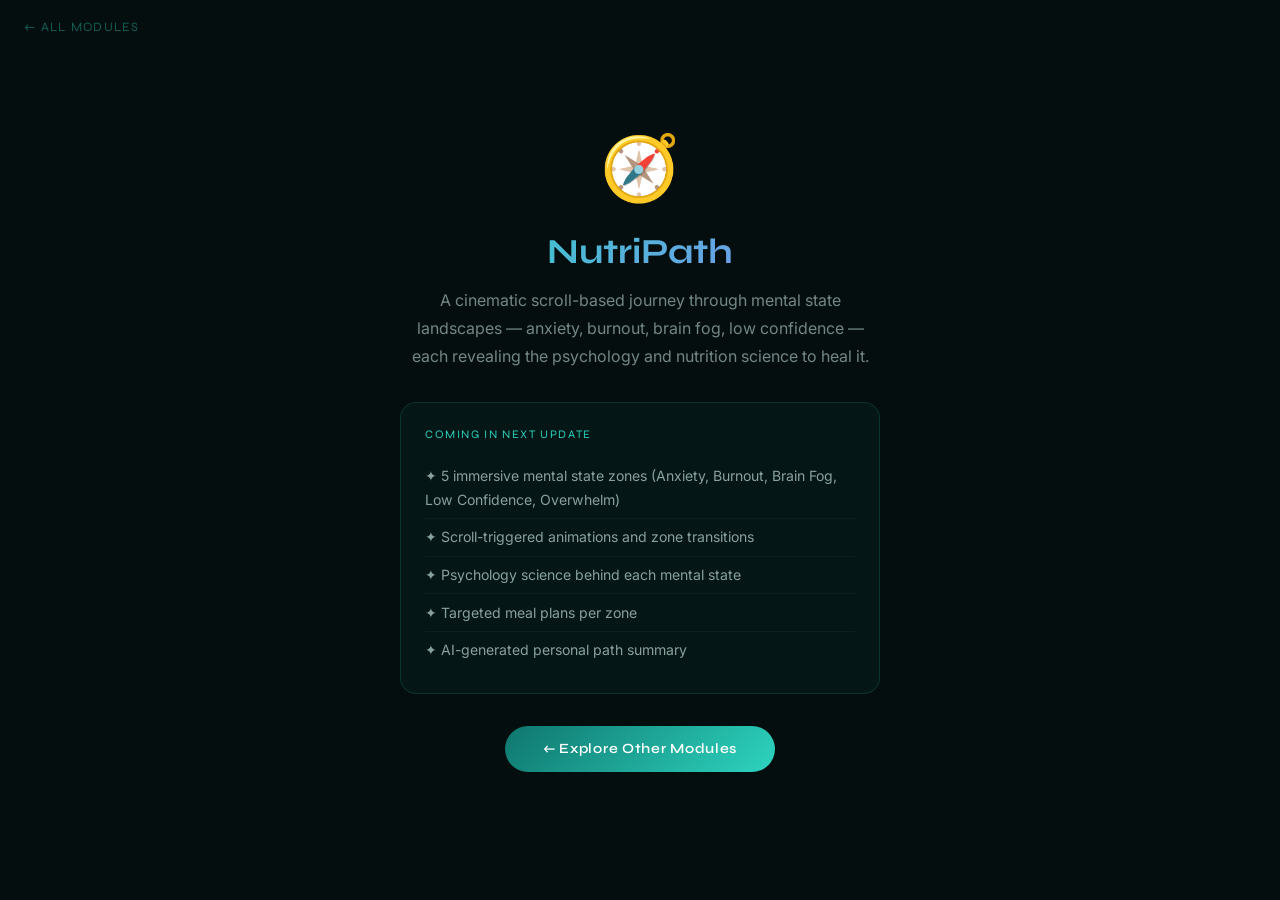
<file: pages/nutripath.html>
<!DOCTYPE html>
<html lang="en">
<head>
<meta charset="UTF-8"><meta name="viewport" content="width=device-width, initial-scale=1.0">
<title>NutriPath · PsychoNutri</title>
<link href="https://fonts.googleapis.com/css2?family=Syne:wght@400;600;700&family=Inter:wght@300;400;500&display=swap" rel="stylesheet">
<style>*{box-sizing:border-box;margin:0;padding:0}body{background:#040e0e;color:#e0fff8;font-family:'Inter',sans-serif;min-height:100vh;display:flex;align-items:center;justify-content:center;text-align:center;padding:2rem;overflow:hidden}.back{position:fixed;top:1.2rem;left:1.5rem;color:rgba(45,212,191,0.4);text-decoration:none;font-size:0.8rem;letter-spacing:0.1em;text-transform:uppercase;transition:color 0.3s;font-family:'Syne',sans-serif}.back:hover{color:#2dd4bf}.wrap{max-width:480px}.emoji{font-size:4rem;margin-bottom:1.5rem;display:block;animation:float 3s ease infinite}@keyframes float{0%,100%{transform:translateY(0) rotate(0deg)}50%{transform:translateY(-10px) rotate(5deg)}}.title{font-family:'Syne',sans-serif;font-size:2.2rem;font-weight:700;background:linear-gradient(135deg,#2dd4bf,#818cf8);-webkit-background-clip:text;-webkit-text-fill-color:transparent;margin-bottom:0.8rem}.sub{color:rgba(224,255,248,0.5);font-size:1rem;line-height:1.75;margin-bottom:2rem}.features{background:rgba(45,212,191,0.04);border:1px solid rgba(45,212,191,0.15);border-radius:16px;padding:1.5rem;margin-bottom:2rem;text-align:left}.feat-title{font-size:0.72rem;letter-spacing:0.14em;text-transform:uppercase;color:#2dd4bf;margin-bottom:1rem;font-family:'Syne',sans-serif}.feat-item{font-size:0.88rem;color:rgba(224,255,248,0.6);line-height:1.7;padding:0.4rem 0;border-bottom:1px solid rgba(255,255,255,0.04)}.feat-item:last-child{border-bottom:none}.back-btn{display:inline-block;background:linear-gradient(135deg,#0f766e,#2dd4bf);color:white;text-decoration:none;padding:0.9rem 2.4rem;border-radius:50px;font-family:'Syne',sans-serif;font-size:0.88rem;font-weight:600;letter-spacing:0.05em;transition:all 0.3s}.back-btn:hover{transform:translateY(-2px);box-shadow:0 10px 25px rgba(45,212,191,0.3)}</style>
</head>
<body>
<a href="../index.html" class="back">← All Modules</a>
<div class="wrap">
  <span class="emoji">🧭</span>
  <div class="title">NutriPath</div>
  <p class="sub">A cinematic scroll-based journey through mental state landscapes — anxiety, burnout, brain fog, low confidence — each revealing the psychology and nutrition science to heal it.</p>
  <div class="features">
    <div class="feat-title">Coming in next update</div>
    <div class="feat-item">✦ 5 immersive mental state zones (Anxiety, Burnout, Brain Fog, Low Confidence, Overwhelm)</div>
    <div class="feat-item">✦ Scroll-triggered animations and zone transitions</div>
    <div class="feat-item">✦ Psychology science behind each mental state</div>
    <div class="feat-item">✦ Targeted meal plans per zone</div>
    <div class="feat-item">✦ AI-generated personal path summary</div>
  </div>
  <a href="../index.html" class="back-btn">← Explore Other Modules</a>
</div>
</body>
</html>
</file>
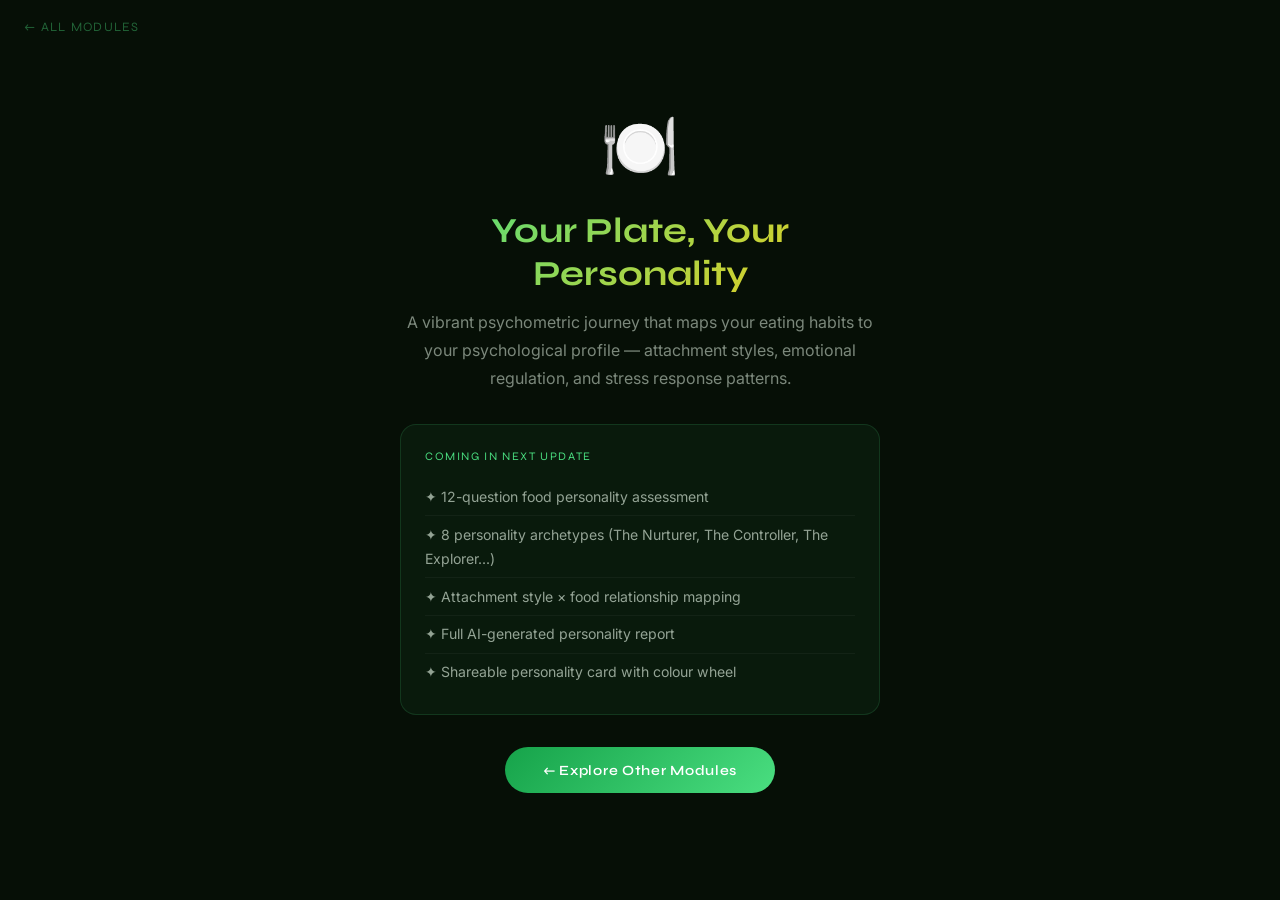
<file: pages/plate.html>
<!DOCTYPE html>
<html lang="en">
<head>
<meta charset="UTF-8">
<meta name="viewport" content="width=device-width, initial-scale=1.0">
<title>Your Plate, Your Personality · PsychoNutri</title>
<link href="https://fonts.googleapis.com/css2?family=Syne:wght@400;600;700&family=Inter:wght@300;400;500&display=swap" rel="stylesheet">
<style>
*{box-sizing:border-box;margin:0;padding:0}
body{background:#060f06;color:#f0fff0;font-family:'Inter',sans-serif;min-height:100vh;display:flex;align-items:center;justify-content:center;text-align:center;padding:2rem;overflow:hidden}
.back{position:fixed;top:1.2rem;left:1.5rem;color:rgba(74,222,128,0.4);text-decoration:none;font-size:0.8rem;letter-spacing:0.1em;text-transform:uppercase;transition:color 0.3s;font-family:'Syne',sans-serif}
.back:hover{color:#4ade80}
.wrap{max-width:480px}
.emoji{font-size:4rem;margin-bottom:1.5rem;display:block;animation:bounce 2s ease infinite}
@keyframes bounce{0%,100%{transform:translateY(0)}50%{transform:translateY(-12px)}}
.title{font-family:'Syne',sans-serif;font-size:2.2rem;font-weight:700;background:linear-gradient(135deg,#4ade80,#facc15);-webkit-background-clip:text;-webkit-text-fill-color:transparent;margin-bottom:0.8rem}
.sub{color:rgba(240,255,240,0.5);font-size:1rem;line-height:1.75;margin-bottom:2rem}
.features{background:rgba(74,222,128,0.05);border:1px solid rgba(74,222,128,0.15);border-radius:16px;padding:1.5rem;margin-bottom:2rem;text-align:left}
.feat-title{font-size:0.72rem;letter-spacing:0.14em;text-transform:uppercase;color:#4ade80;margin-bottom:1rem;font-family:'Syne',sans-serif}
.feat-item{font-size:0.88rem;color:rgba(240,255,240,0.6);line-height:1.7;padding:0.4rem 0;border-bottom:1px solid rgba(255,255,255,0.04)}
.feat-item:last-child{border-bottom:none}
.back-btn{display:inline-block;background:linear-gradient(135deg,#16a34a,#4ade80);color:white;text-decoration:none;padding:0.9rem 2.4rem;border-radius:50px;font-family:'Syne',sans-serif;font-size:0.88rem;font-weight:600;letter-spacing:0.05em;transition:all 0.3s}
.back-btn:hover{transform:translateY(-2px);box-shadow:0 10px 25px rgba(74,222,128,0.3)}
</style>
</head>
<body>
<a href="../index.html" class="back">← All Modules</a>
<div class="wrap">
  <span class="emoji">🍽️</span>
  <div class="title">Your Plate, Your Personality</div>
  <p class="sub">A vibrant psychometric journey that maps your eating habits to your psychological profile — attachment styles, emotional regulation, and stress response patterns.</p>
  <div class="features">
    <div class="feat-title">Coming in next update</div>
    <div class="feat-item">✦ 12-question food personality assessment</div>
    <div class="feat-item">✦ 8 personality archetypes (The Nurturer, The Controller, The Explorer...)</div>
    <div class="feat-item">✦ Attachment style × food relationship mapping</div>
    <div class="feat-item">✦ Full AI-generated personality report</div>
    <div class="feat-item">✦ Shareable personality card with colour wheel</div>
  </div>
  <a href="../index.html" class="back-btn">← Explore Other Modules</a>
</div>
</body>
</html>
</file>
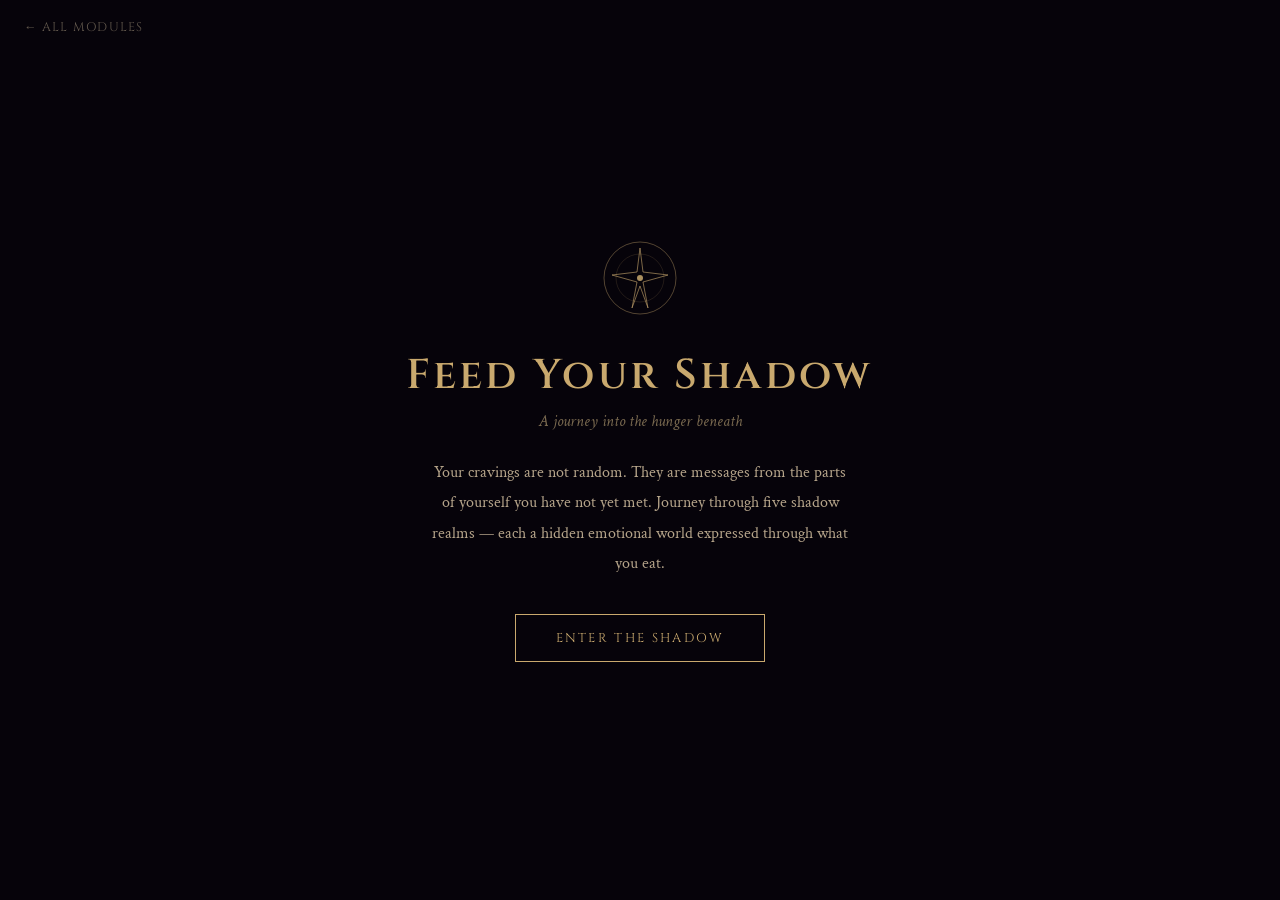
<file: pages/shadow.html>
<!DOCTYPE html>
<html lang="en">
<head>
<meta charset="UTF-8"><meta name="viewport" content="width=device-width, initial-scale=1.0">
<title>Feed Your Shadow · PsychoNutri</title>
<link href="https://fonts.googleapis.com/css2?family=Cinzel:wght@400;600&family=Crimson+Text:ital,wght@0,400;1,400&display=swap" rel="stylesheet">
<style>
*{box-sizing:border-box;margin:0;padding:0}
body{background:#06030a;color:#e8d5b0;font-family:'Crimson Text',Georgia,serif;min-height:100vh;overflow-x:hidden}
.par{position:fixed;inset:0;pointer-events:none;z-index:0;overflow:hidden}
.pc{position:absolute;border-radius:50%;animation:drift linear infinite;opacity:0}
@keyframes drift{0%{transform:translateY(100vh);opacity:0}10%{opacity:.12}90%{opacity:.05}100%{transform:translateY(-5vh) translateX(var(--dx));opacity:0}}
.back{position:fixed;top:1.2rem;left:1.5rem;z-index:100;color:rgba(232,213,176,0.4);text-decoration:none;font-size:0.78rem;letter-spacing:0.1em;text-transform:uppercase;transition:color 0.3s;font-family:'Cinzel',serif}.back:hover{color:#c9a96e}
.scr{position:relative;z-index:1;max-width:660px;margin:0 auto}
#intro{min-height:100vh;display:flex;flex-direction:column;align-items:center;justify-content:center;text-align:center;padding:4rem 2rem}
.sigil{width:80px;height:80px;margin-bottom:1.8rem;animation:rot 20s linear infinite}
@keyframes rot{to{transform:rotate(360deg)}}
.gtitle{font-family:'Cinzel',serif;font-size:2.6rem;font-weight:600;color:#c9a96e;letter-spacing:.08em;margin-bottom:.5rem}
.gsub{font-size:1rem;color:#7a6a50;font-style:italic;margin-bottom:1.6rem}
.lore{max-width:420px;font-size:1rem;line-height:1.9;color:#b5a48a;margin-bottom:2.2rem}
.pbtn{font-family:'Cinzel',serif;font-size:.8rem;letter-spacing:.18em;padding:.88rem 2.5rem;background:transparent;border:1px solid #c9a96e;color:#c9a96e;cursor:pointer;transition:all .35s;text-transform:uppercase}
.pbtn:hover{background:rgba(201,169,110,.1)}
#rscr{display:none;min-height:100vh;padding-bottom:4rem}
.rhdr{padding:1.4rem 2rem 1rem;display:flex;align-items:center;gap:1rem;border-bottom:1px solid rgba(255,255,255,.06);position:sticky;top:0;background:#06030a;z-index:10}
.rico{font-size:1.8rem;width:42px;text-align:center}
.rname{font-family:'Cinzel',serif;font-size:.88rem;color:#c9a96e;letter-spacing:.1em;text-transform:uppercase}
.rdesc{font-size:.78rem;color:#6a5f4a;font-style:italic;margin-top:2px}
.mwrap{margin-left:auto;text-align:right}
.mlbl{font-size:.6rem;color:#6a5f4a;letter-spacing:.1em;text-transform:uppercase;margin-bottom:4px}
.mbar{width:120px;height:3px;background:rgba(255,255,255,.06);border-radius:2px;overflow:hidden}
.mfill{height:100%;border-radius:2px;background:linear-gradient(90deg,#6e3a55,#c9a96e);transition:width 1s ease}
.qa{padding:2rem 2rem 1rem}
.qnum{font-size:.6rem;color:#5a4f3a;letter-spacing:.18em;text-transform:uppercase;margin-bottom:.7rem}
.qt{font-size:1.22rem;line-height:1.8;color:#ddd0b0;margin-bottom:1.7rem;font-style:italic}
.og{display:grid;gap:.5rem}
.ob{background:rgba(255,255,255,.02);border:1px solid rgba(255,255,255,.07);color:#b5a48a;padding:.88rem 1.1rem;text-align:left;cursor:pointer;font-family:'Crimson Text',serif;font-size:.98rem;line-height:1.55;transition:all .25s;border-radius:2px}
.ob:hover{background:rgba(201,169,110,.07);border-color:rgba(201,169,110,.3);color:#e8d5b0;padding-left:1.4rem}
.ob.cor{background:rgba(74,139,100,.12);border-color:rgba(74,139,100,.5);color:#a8e8be}
.ob.wrg{background:rgba(139,74,74,.08);border-color:rgba(139,74,74,.28);color:#e8a8a8;opacity:.65}
.fb{margin-top:1rem;padding:1rem 1.1rem;background:rgba(201,169,110,.03);border-left:2px solid rgba(201,169,110,.32);font-size:.88rem;color:#c9b090;line-height:1.8;display:none;animation:fin .5s ease}
@keyframes fin{from{opacity:0;transform:translateY(5px)}to{opacity:1;transform:none}}
.nbtn{display:none;margin:.9rem 2rem 1.4rem;font-family:'Cinzel',serif;font-size:.7rem;letter-spacing:.14em;padding:.68rem 1.9rem;background:transparent;border:1px solid rgba(201,169,110,.4);color:#c9a96e;cursor:pointer;text-transform:uppercase;transition:all .25s}
.nbtn:hover{background:rgba(201,169,110,.08)}
#uscr{display:none;min-height:100vh;flex-direction:column;align-items:center;justify-content:center;text-align:center;padding:3rem 2rem}
.acard{max-width:380px;width:100%;border:1px solid rgba(201,169,110,.3);padding:1.9rem;background:rgba(10,6,15,.9);margin:1.1rem 0;animation:fin .6s ease}
.aseal{font-size:2.8rem;margin-bottom:.8rem}
.aname{font-family:'Cinzel',serif;font-size:1.1rem;color:#c9a96e;letter-spacing:.1em;margin-bottom:.65rem}
.ainsight{font-size:.9rem;color:#b5a48a;line-height:1.85;font-style:italic}
.anutr{margin-top:.9rem;padding-top:.9rem;border-top:1px solid rgba(255,255,255,.06);font-size:.8rem;color:#7a6e56;line-height:1.7}
.meals{margin-top:.9rem;padding:.85rem;background:rgba(255,255,255,.015);border:1px solid rgba(255,255,255,.05)}
.mtitle{font-size:.63rem;color:#8b7a5a;letter-spacing:.14em;text-transform:uppercase;margin-bottom:.55rem;font-family:'Cinzel',serif}
.mi{font-size:.82rem;color:#9a8a6a;line-height:1.65;padding:.2rem 0;border-bottom:1px solid rgba(255,255,255,.04)}.mi:last-child{border-bottom:none}
.aibox{max-width:380px;width:100%;background:rgba(139,74,110,.04);border:1px solid rgba(139,74,110,.18);padding:1.2rem;margin-top:.9rem;text-align:left}
.ailbl{font-size:.6rem;color:#8b4a6e;letter-spacing:.16em;text-transform:uppercase;margin-bottom:.5rem;font-family:'Cinzel',serif}
.aitxt{font-size:.88rem;color:#c9b090;line-height:1.85;font-style:italic;min-height:55px}
.spin{animation:pulse 1.5s ease infinite;display:inline-block}
@keyframes pulse{0%,100%{opacity:.3}50%{opacity:1}}
#fscr{display:none;min-height:100vh;flex-direction:column;align-items:center;justify-content:center;text-align:center;padding:3rem 2rem}
.ftitle{font-family:'Cinzel',serif;font-size:1.6rem;color:#c9a96e;letter-spacing:.08em;margin-bottom:.4rem}
.fsub{font-size:.88rem;color:#6a5f4a;font-style:italic;margin-bottom:.8rem}
.fpts{font-family:'Cinzel',serif;font-size:.85rem;color:#8b6e4e;letter-spacing:.12em;margin-bottom:1.1rem}
.scard{max-width:360px;width:100%;border:1px solid rgba(201,169,110,.32);padding:1.7rem;background:#0c080f;margin:.7rem auto}
.sctop{font-family:'Cinzel',serif;font-size:.6rem;letter-spacing:.22em;color:#5a4f3a;text-transform:uppercase;margin-bottom:.55rem}
.scname{font-family:'Cinzel',serif;font-size:1.3rem;color:#c9a96e;margin-bottom:.35rem}
.scquote{font-size:.86rem;color:#8a7a60;font-style:italic;line-height:1.75;margin-bottom:.8rem}
.mwp{width:220px;height:220px;margin:.7rem auto}
.bdgs{display:flex;gap:.45rem;justify-content:center;flex-wrap:wrap;margin:.5rem 0}
.bdg{padding:.22rem .68rem;border:1px solid rgba(201,169,110,.2);font-size:.65rem;color:#7a6e56;font-family:'Cinzel',serif}
.aiprof{max-width:360px;width:100%;background:rgba(139,74,110,.04);border:1px solid rgba(139,74,110,.18);padding:1.2rem;margin:.65rem auto;text-align:left}
.fmsg{max-width:360px;font-size:.86rem;color:#7a6e56;font-style:italic;line-height:1.85;margin:.7rem 0}
.rbtn{margin-top:.6rem;font-family:'Cinzel',serif;font-size:.7rem;letter-spacing:.14em;padding:.65rem 1.7rem;background:transparent;border:1px solid rgba(201,169,110,.2);color:#7a6e56;cursor:pointer;text-transform:uppercase;transition:all .25s}.rbtn:hover{color:#c9a96e;border-color:rgba(201,169,110,.5)}
.cpbtn{margin-top:.4rem;font-family:'Cinzel',serif;font-size:.66rem;letter-spacing:.1em;padding:.48rem 1.3rem;background:transparent;border:1px solid rgba(201,169,110,.16);color:#6a5f4a;cursor:pointer;text-transform:uppercase;transition:all .22s}.cpbtn:hover{color:#c9a96e}
.home-btn{display:inline-block;margin-top:.7rem;color:rgba(201,169,110,.35);text-decoration:none;font-family:'Cinzel',serif;font-size:.66rem;letter-spacing:.1em;text-transform:uppercase;transition:color .25s}.home-btn:hover{color:#c9a96e}
.xp-pop{position:fixed;top:5rem;right:2rem;z-index:999;font-family:'Cinzel',serif;font-size:1rem;color:#f0c060;pointer-events:none;animation:xpUp 1.4s ease forwards}
@keyframes xpUp{from{opacity:1;transform:translateY(0)}to{opacity:0;transform:translateY(-45px)}}
</style>
</head>
<body>
<div class="par" id="par"></div>
<a href="../index.html" class="back">← All Modules</a>
<div id="intro" class="scr">
  <svg class="sigil" width="80" height="80" viewBox="0 0 80 80" fill="none">
    <circle cx="40" cy="40" r="36" stroke="#c9a96e" stroke-width=".8" opacity=".5"/>
    <circle cx="40" cy="40" r="24" stroke="#c9a96e" stroke-width=".5" opacity=".3"/>
    <path d="M40 10L43 34L68 37L43 44L48 70L40 48L32 70L37 44L12 37L37 34Z" fill="none" stroke="#c9a96e" stroke-width=".85" opacity=".72"/>
    <circle cx="40" cy="40" r="3" fill="#c9a96e" opacity=".85"/>
  </svg>
  <div class="gtitle">Feed Your Shadow</div>
  <div class="gsub">A journey into the hunger beneath</div>
  <p class="lore">Your cravings are not random. They are messages from the parts of yourself you have not yet met. Journey through five shadow realms — each a hidden emotional world expressed through what you eat.</p>
  <button class="pbtn" onclick="startGame()">Enter the Shadow</button>
</div>
<div id="rscr" class="scr">
  <div class="rhdr">
    <div class="rico" id="rico"></div>
    <div><div class="rname" id="rname"></div><div class="rdesc" id="rdesc"></div></div>
    <div class="mwrap"><div class="mlbl">Shadow revealed</div><div class="mbar"><div class="mfill" id="mfill" style="width:0%"></div></div></div>
  </div>
  <div class="qa">
    <div class="qnum" id="qnum"></div>
    <div class="qt" id="qt"></div>
    <div class="og" id="og"></div>
    <div class="fb" id="fb"></div>
  </div>
  <button class="nbtn" id="nbtn" onclick="nextQ()">Continue →</button>
</div>
<div id="uscr" class="scr" style="display:none;flex-direction:column;align-items:center;justify-content:center;text-align:center;padding:3rem 2rem;min-height:100vh">
  <div style="font-size:.62rem;letter-spacing:.18em;text-transform:uppercase;color:#5a4f3a;margin-bottom:.35rem;font-family:'Cinzel',serif">Realm Sealed</div>
  <div class="acard">
    <div class="aseal" id="useal"></div><div class="aname" id="uname"></div>
    <div class="ainsight" id="uinsight"></div><div class="anutr" id="anutr"></div>
    <div class="meals"><div class="mtitle">Prescribed Meals</div><div id="mlist"></div></div>
  </div>
  <div class="aibox"><div class="ailbl">AI Shadow Reading</div><div class="aitxt" id="aitxt"><span class="spin">The oracle reads your shadow...</span></div></div>
  <button class="pbtn" id="unbtn" onclick="continueU()" style="margin-top:1.1rem">Descend Deeper →</button>
</div>
<div id="fscr" class="scr" style="display:none;flex-direction:column;align-items:center;justify-content:center;text-align:center;padding:3rem 2rem;min-height:100vh">
  <div class="ftitle" id="ftitle"></div><div class="fsub" id="fsub"></div><div class="fpts" id="fpts"></div>
  <div class="scard">
    <div class="sctop">Feed Your Shadow · Shadow Profile</div>
    <div class="scname" id="scname"></div><div class="scquote" id="scquote"></div>
    <div class="mwp"><svg id="msv" viewBox="0 0 220 220" width="220" height="220"></svg></div>
    <div class="bdgs" id="bdgs"></div>
  </div>
  <div class="aiprof"><div class="ailbl">Your AI Psychological Profile</div><div class="aitxt" id="aiptxt"><span class="spin">Generating your deep profile...</span></div></div>
  <button class="cpbtn" onclick="copyCard()">Copy Shadow Card</button>
  <p class="fmsg" id="fmsg"></p>
  <button class="rbtn" onclick="restartGame()">Begin Again</button>
  <a href="../index.html" class="home-btn">← Back to All Modules</a>
</div>

<script src="../js/fallback.js"></script>
<script>
const REALMS=[
  {id:"void",icon:"◉",name:"The Hunger Void",color:"#8b4a6e",desc:"Where emptiness wears the mask of hunger",arch:"The Void Feeder",seal:"◈",insight:"You eat to fill a space that food cannot reach. Your shadow craves connection and meaning — not calories.",nutr:"Your body calls for magnesium and tryptophan — dark leafy greens, pumpkin seeds, and warm broths.",meals:["Warm lentil soup with spinach + turmeric","Pumpkin seed trail mix with dark chocolate (70%)","Chamomile oat porridge before bed","Banana with almond butter — serotonin bridge"],qs:[{q:"When you reach for food late at night, what is usually true?",o:["I'm genuinely hungry from the day","Something feels unfinished or unsettled","It's purely habit and routine","I need stimulation — boredom mostly"],c:1,f:"Night eating is linked to unprocessed emotional states. Your brain seeks dopamine closure through food when it cannot find it elsewhere."},{q:"Which craving hits hardest when you feel overwhelmed?",o:["Sweet and soft — cake, ice cream, cookies","Salty and crunchy — chips, pretzels","Dense and warm — pasta, bread, rice","Nothing — I lose my appetite completely"],c:0,f:"Sweet cravings under stress signal a serotonin need. The shadow underneath is often a longing for sweetness in relationships, not food."},{q:"How often do you eat past fullness without realising it?",o:["Rarely — I'm in tune with satiety","Sometimes when distracted","Often — especially when emotions run high","Almost always — fullness signals don't register"],c:2,f:"Eating past satiety is linked to emotional numbing. The vagus nerve becomes blunted under chronic emotional suppression."}]},
  {id:"fog",icon:"◎",name:"The Fog Forest",color:"#4a6e8b",desc:"Where mental exhaustion dims the inner light",arch:"The Fog Wanderer",seal:"◍",insight:"Your mind runs on caffeine because it no longer trusts its own energy. The fog is unacknowledged overwhelm wearing the disguise of tiredness.",nutr:"Your brain needs choline, omega-3s, and B vitamins — eggs, fatty fish, and leafy greens rebuild neural clarity.",meals:["Salmon + wilted kale with lemon — omega-3 boost","Egg and avocado on rye — choline + healthy fats","Blueberry walnut smoothie — BDNF support","Green tea — L-theanine + gentle caffeine"],qs:[{q:"How many times do you reach for caffeine as a first response to low energy?",o:["Almost always — it's my default","Sometimes when I can't afford to rest","Rarely — I try to rest or move instead","Never — I don't rely on caffeine"],c:0,f:"Frequent caffeine reliance suppresses your natural adenosine signalling — reflecting a difficulty accepting rest."},{q:"When brain fog hits, your instinct is to:",o:["Eat something sweet or starchy immediately","Push through with sheer willpower","Withdraw and isolate quietly","Reach out and talk to someone"],c:2,f:"Withdrawal during cognitive fatigue is a protective shadow response. Social connection lowers cortisol and restores prefrontal clarity."},{q:"How would you describe your relationship with rest?",o:["I rest freely without guilt","I rest only when I've earned it","I feel anxious when not being productive","Rest feels impossible — my mind won't stop"],c:2,f:"Rest anxiety is a hallmark of high-functioning burnout. This depletes magnesium and B6 rapidly."}]},
  {id:"cave",icon:"◇",name:"The Control Cave",color:"#6e8b4a",desc:"Where order becomes armour against chaos",arch:"The Sovereign",seal:"◆",insight:"You control what you eat because so much else feels uncontrollable. The food rules are architecture your psyche built when life felt unsafe.",nutr:"Your body needs zinc and iron — lentils, red meat, and toasted seeds — and permission to eat without a rulebook.",meals:["Red lentil dahl with cumin — grounding + iron","Beef and vegetable stir fry — zinc replenishment","Toasted pumpkin seeds on yoghurt — minerals","Warm spiced milk with ashwagandha before sleep"],qs:[{q:"When someone disrupts your food routine unexpectedly, you feel:",o:["Completely fine — I adapt easily","Mildly irritated but manageable","Genuinely anxious or thrown off","Angry in a disproportionate way"],c:2,f:"Anxiety around disrupted food routines signals control-based eating. The food rule is rarely about food — it's a boundary around a deeper vulnerability."},{q:"Which best describes your relationship with 'bad' foods?",o:["I don't label foods as bad","I enjoy them occasionally without guilt","I feel guilty after eating them","I avoid them entirely — even thinking creates tension"],c:3,f:"Cognitive restraint in eating is linked to all-or-nothing thinking. Restriction cycles increase cravings and dysregulate hunger hormones."},{q:"How do you feel when your eating is 'off plan'?",o:["Neutral — one meal doesn't define anything","Mildly disappointed but I move on","Like I've failed and need to compensate","Spiralling — one bad choice leads to many"],c:3,f:"Compensatory thinking after eating mistakes reflects perfectionist psychology driving restriction-binge cycles."}]},
  {id:"sea",icon:"◑",name:"The Comfort Sea",color:"#8b7a4a",desc:"Where nostalgia is the hungriest ghost",arch:"The Memory Keeper",seal:"◐",insight:"You eat the past. Comfort foods are time machines — each bite a return to a moment when someone made you feel held. You are not hungry. You are homesick.",nutr:"Your body carries emotional memory in its gut microbiome. Fermented foods and warm broths create physiological safety signals.",meals:["Khichdi or rice porridge — warmth + safety","Homemade soup from scratch — process as therapy","Yoghurt with honey and cardamom — gut comfort","Slow-cooked daal or stew — patience + nourishment"],qs:[{q:"Is there a specific food that instantly transports you to a memory?",o:["Yes — and thinking about it brings emotion","Yes — but it's just nostalgia, nothing deep","Not really — food is mostly fuel","I avoid those foods because feelings are painful"],c:0,f:"Food-memory encoding is one of the strongest forms of emotional conditioning. The amygdala links sensory data directly to emotional states — state-dependent memory retrieval."},{q:"When you feel lonely, which impulse is strongest?",o:["Cook something from scratch — process soothes me","Order your most familiar comfort meal","Eat whatever is easiest","Lose your appetite completely"],c:1,f:"Ordering familiar foods under loneliness recreates a 'safe other'. You are not craving the food. You are craving being known."},{q:"Which is most true about how you use food socially?",o:["Food is how I show love to others","Eating together is when I feel most myself","I often eat alone even when others are around","I use food as an excuse to connect — company matters more"],c:3,f:"When company matters more than food, it reveals an attachment orientation — your shadow is malnourished in connection, not calories."}]},
  {id:"kitchen",icon:"◕",name:"The Rage Kitchen",color:"#8b5a4a",desc:"Where swallowed fire becomes appetite",arch:"The Suppressed Flame",seal:"◔",insight:"You eat your anger. What you could not say, your body converts into craving — for salt, heat, and crunch. Every unsaid thing is looking for an exit.",nutr:"Repressed stress floods your body with cortisol. Magnesium-rich foods — dark chocolate, avocado, almonds — down-regulate your stress response at the cellular level.",meals:["Dark chocolate (85%) + almonds — magnesium","Avocado on sourdough with chilli — adrenal support","Chamomile + ashwagandha tea — cortisol regulation","Baked oats with banana — serotonin at night"],qs:[{q:"After a frustrating interaction, you most often:",o:["Talk it through with someone immediately","Exercise or move your body to release it","Reach for food — especially salty or crunchy things","Silently absorb it and carry it for days"],c:2,f:"Salt and crunchy textures release physical tension via the trigeminal nerve. But the frustration remains after the chips are gone."},{q:"Which is most true about how you handle conflict?",o:["I express it directly and move on","I hold it in and let it dissolve","I let it out at the wrong moment or person","I redirect it into productivity"],c:1,f:"Swallowing conflict is one of the most common pathways to emotional eating. Chronic conflict suppression measurably elevates ghrelin — the hunger hormone."},{q:"How often do you eat quickly, almost urgently?",o:["Rarely — I eat slowly","Sometimes when rushed","Often — speed feels right","Almost always — I barely taste what I eat"],c:2,f:"Rapid eating is a physiological signature of dysregulated stress. When cortisol is high, rest-and-digest is suppressed — your body literalises urgency through eating speed."}]}
];

let S={ri:0,qi:0,pts:0,ans:false,scores:[0,0,0,0,0],log:[]};

function mkP(){const c=document.getElementById('par');for(let i=0;i<22;i++){const p=document.createElement('div');p.className='pc';const sz=Math.random()*3+1,h=Math.random()>.5?'#c9a96e':'#8b4a6e';p.style.cssText=`width:${sz}px;height:${sz}px;background:${h};left:${Math.random()*100}%;bottom:0;--dx:${(Math.random()-.5)*90}px;animation-duration:${8+Math.random()*10}s;animation-delay:${Math.random()*12}s`;c.appendChild(p);}}
function show(id){['intro','rscr','uscr','fscr'].forEach(s=>{const el=document.getElementById(s);if(el)el.style.display='none';});const t=document.getElementById(id);if(!t)return;t.style.display=(id==='intro'||id==='rscr')?'block':'flex';window.scrollTo(0,0);}
function startGame(){S={ri:0,qi:0,pts:0,ans:false,scores:[0,0,0,0,0],log:[]};loadRealm();show('rscr');}
function loadRealm(){const r=REALMS[S.ri];document.getElementById('rico').textContent=r.icon;document.getElementById('rname').textContent=r.name;document.getElementById('rdesc').textContent=r.desc;S.qi=0;S.ans=false;loadQ();}
function loadQ(){const r=REALMS[S.ri],q=r.qs[S.qi];const total=REALMS.reduce((a,x)=>a+x.qs.length,0);const done=REALMS.slice(0,S.ri).reduce((a,x)=>a+x.qs.length,0)+S.qi;document.getElementById('qnum').textContent=`Realm ${S.ri+1} of 5 · Q${S.qi+1} of ${r.qs.length}`;document.getElementById('qt').textContent=q.q;document.getElementById('fb').style.display='none';document.getElementById('nbtn').style.display='none';S.ans=false;document.getElementById('mfill').style.width=Math.round(done/total*100)+'%';const g=document.getElementById('og');g.innerHTML='';q.o.forEach((o,i)=>{const b=document.createElement('button');b.className='ob';b.textContent=o;b.onclick=()=>pick(i,b);g.appendChild(b);});}
function pick(idx,btn){if(S.ans)return;S.ans=true;const q=REALMS[S.ri].qs[S.qi];const ok=idx===q.c;S.log.push({realm:REALMS[S.ri].id,q:q.q,chosen:q.o[idx],ok});document.querySelectorAll('.ob').forEach((b,i)=>{if(i===q.c)b.classList.add('cor');else if(i===idx&&!ok)b.classList.add('wrg');b.onclick=null;});const pts=ok?10:5;S.scores[S.ri]+=pts;S.pts+=pts;const xp=document.createElement('div');xp.className='xp-pop';xp.textContent='+'+pts+' XP';document.body.appendChild(xp);setTimeout(()=>xp.remove(),1400);document.getElementById('fb').textContent=q.f;document.getElementById('fb').style.display='block';document.getElementById('nbtn').style.display='block';}
function nextQ(){S.qi++;if(S.qi>=REALMS[S.ri].qs.length)showUnlock();else loadQ();}
async function showUnlock(){const r=REALMS[S.ri];document.getElementById('useal').textContent=r.seal;document.getElementById('uname').textContent=r.arch;document.getElementById('uinsight').textContent=r.insight;document.getElementById('anutr').textContent='⬡ '+r.nutr;const ml=document.getElementById('mlist');ml.innerHTML='';r.meals.forEach(m=>{const d=document.createElement('div');d.className='mi';d.textContent='· '+m;ml.appendChild(d);});document.getElementById('unbtn').textContent=S.ri>=REALMS.length-1?'Reveal Your Shadow Self →':'Descend Deeper →';document.getElementById('aitxt').innerHTML='<span class="spin">The oracle reads your shadow...</span>';show('uscr');const recent=S.log.filter(a=>a.realm===r.id);const prompt=`You are a Jungian psychologist for "Feed Your Shadow". User completed "${r.name}" realm (archetype: ${r.arch}). Answers: ${recent.map(a=>`"${a.q}"→"${a.chosen}"(${a.ok?'resonant':'exploring'})`).join('; ')}. Write 2-3 sentence poetic shadow reading. Address user directly. Under 75 words. No bullets.`;const text=await smartAI(prompt,()=>FALLBACK.shadowRealm.getResponse(r.id));document.getElementById('aitxt').textContent=text;}
function continueU(){S.ri++;if(S.ri>=REALMS.length)showFinal();else{loadRealm();show('rscr');}}
async function showFinal(){const mx=Math.max(...S.scores);const di=S.scores.indexOf(mx);const dom=REALMS[di];const total=REALMS.reduce((a,r)=>a+r.qs.length,0)*10;const pct=Math.round(S.pts/total*100);document.getElementById('ftitle').textContent=dom.arch;document.getElementById('fsub').textContent=dom.name+' is your dominant shadow';document.getElementById('fpts').textContent=S.pts+' shadow points · '+pct+'% revealed';document.getElementById('scname').textContent=dom.arch;const quotes=["You eat to fill a space that food cannot reach.","Your mind runs on borrowed fuel — it deserves real rest.","The rules you built around food were built to keep you safe.","You are not hungry. You are homesick.","Every unsaid word lives somewhere in your body."];document.getElementById('scquote').textContent='"'+quotes[di]+'"';const bdg=document.getElementById('bdgs');bdg.innerHTML='';REALMS.forEach(r=>{const b=document.createElement('div');b.className='bdg';b.textContent=r.seal+' '+r.id;bdg.appendChild(b);});drawMap();show('fscr');const scores=REALMS.map((r,i)=>r.name+': '+S.scores[i]+'pts').join(', ');const log=S.log.map(a=>`[${a.realm}] "${a.q}"→"${a.chosen}"`).join('\n');const prompt=`You are a Jungian psychologist. User completed all 5 shadow realms. Scores: ${scores}. Dominant archetype: ${dom.arch}. Answers:\n${log}\n\nWrite 3-4 sentence personal profile weaving Jungian shadow theory, emotional eating, nutritional psychology. Poetic, compassionate. Under 110 words. No bullets.`;const text=await smartAI(prompt,()=>FALLBACK.shadowProfile.getResponse(dom.id));document.getElementById('aiptxt').textContent=text;document.getElementById('fmsg').textContent='The shadow does not ask to be fixed. It asks to be met.';}
function drawMap(){const svg=document.getElementById('msv');const cx=110,cy=110,r=82;const mx=Math.max(...S.scores)||1;const pts=S.scores.map(s=>0.22+(s/mx)*0.78);const cols=REALMS.map(x=>x.color);let poly='';pts.forEach((p,i)=>{const a=(i/pts.length)*2*Math.PI-Math.PI/2;poly+=`${cx+Math.cos(a)*p*r},${cy+Math.sin(a)*p*r} `;});let h='';[r,r*.66,r*.33].forEach(cr=>h+=`<circle cx="${cx}" cy="${cy}" r="${cr}" fill="none" stroke="rgba(255,255,255,0.05)" stroke-width="0.5"/>`);pts.forEach((_,i)=>{const a=(i/pts.length)*2*Math.PI-Math.PI/2;h+=`<line x1="${cx}" y1="${cy}" x2="${cx+Math.cos(a)*r}" y2="${cy+Math.sin(a)*r}" stroke="rgba(255,255,255,0.04)" stroke-width="0.5"/>`;});h+=`<polygon points="${poly}" fill="rgba(139,74,110,0.18)" stroke="#c9a96e" stroke-width="0.8"/>`;pts.forEach((p,i)=>{const a=(i/pts.length)*2*Math.PI-Math.PI/2;const pr=p*r;h+=`<circle cx="${cx+Math.cos(a)*pr}" cy="${cy+Math.sin(a)*pr}" r="3" fill="${cols[i]}" opacity="0.9"/>`;h+=`<text x="${cx+Math.cos(a)*(r+16)}" y="${cy+Math.sin(a)*(r+16)+4}" text-anchor="middle" font-size="9" fill="#6a5f4a" font-family="serif">${REALMS[i].icon}</text>`;});svg.innerHTML=h;}
function copyCard(){const di=S.scores.indexOf(Math.max(...S.scores));const dom=REALMS[di];const profile=document.getElementById('aiptxt').textContent;const txt=`FEED YOUR SHADOW — Shadow Profile\n\nArchetype: ${dom.arch}\n${dom.name} is my dominant shadow\n${S.pts} shadow points\n\n${REALMS.map(r=>r.seal+' '+r.name).join('\n')}\n\nAI Profile:\n${profile}`;navigator.clipboard.writeText(txt).then(()=>{const b=document.querySelector('.cpbtn');b.textContent='Copied!';setTimeout(()=>b.textContent='Copy Shadow Card',2200);});}
function restartGame(){show('intro');}
mkP();
</script>
</body>
</html>
</file>
